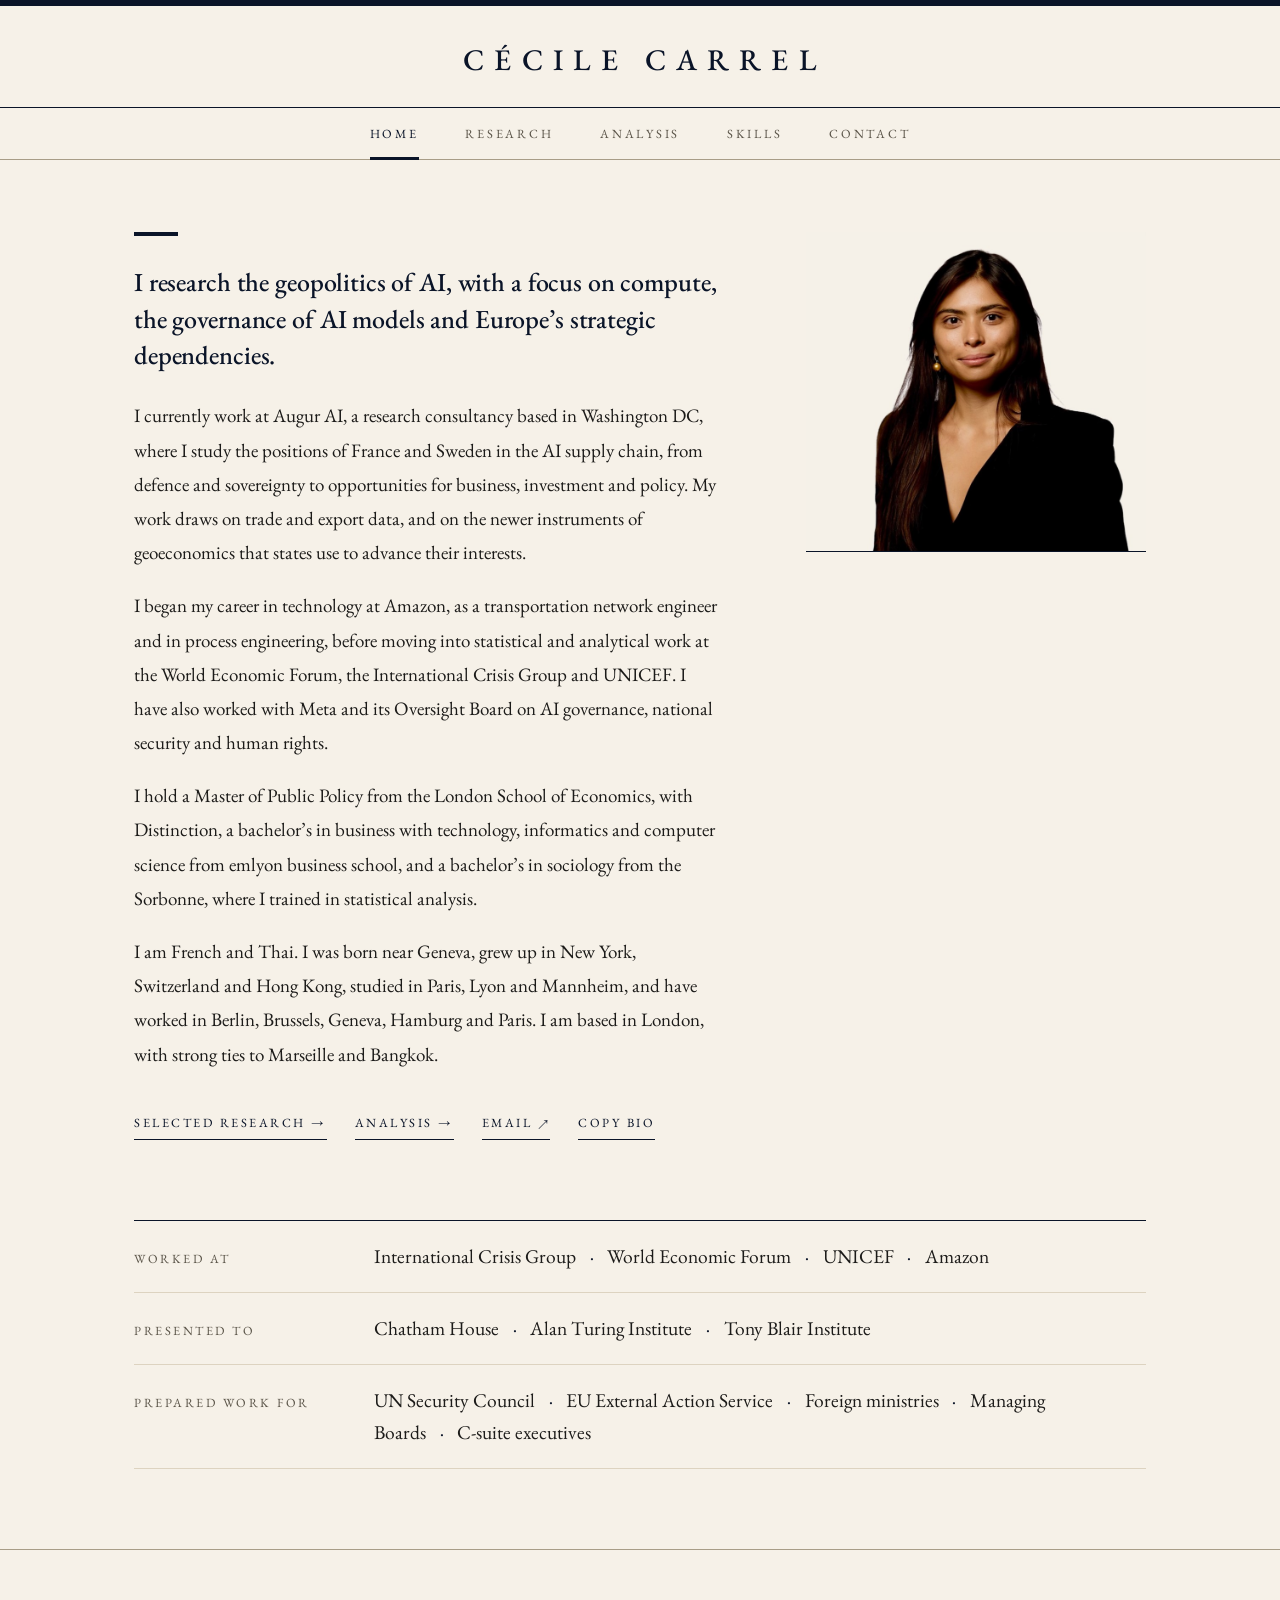
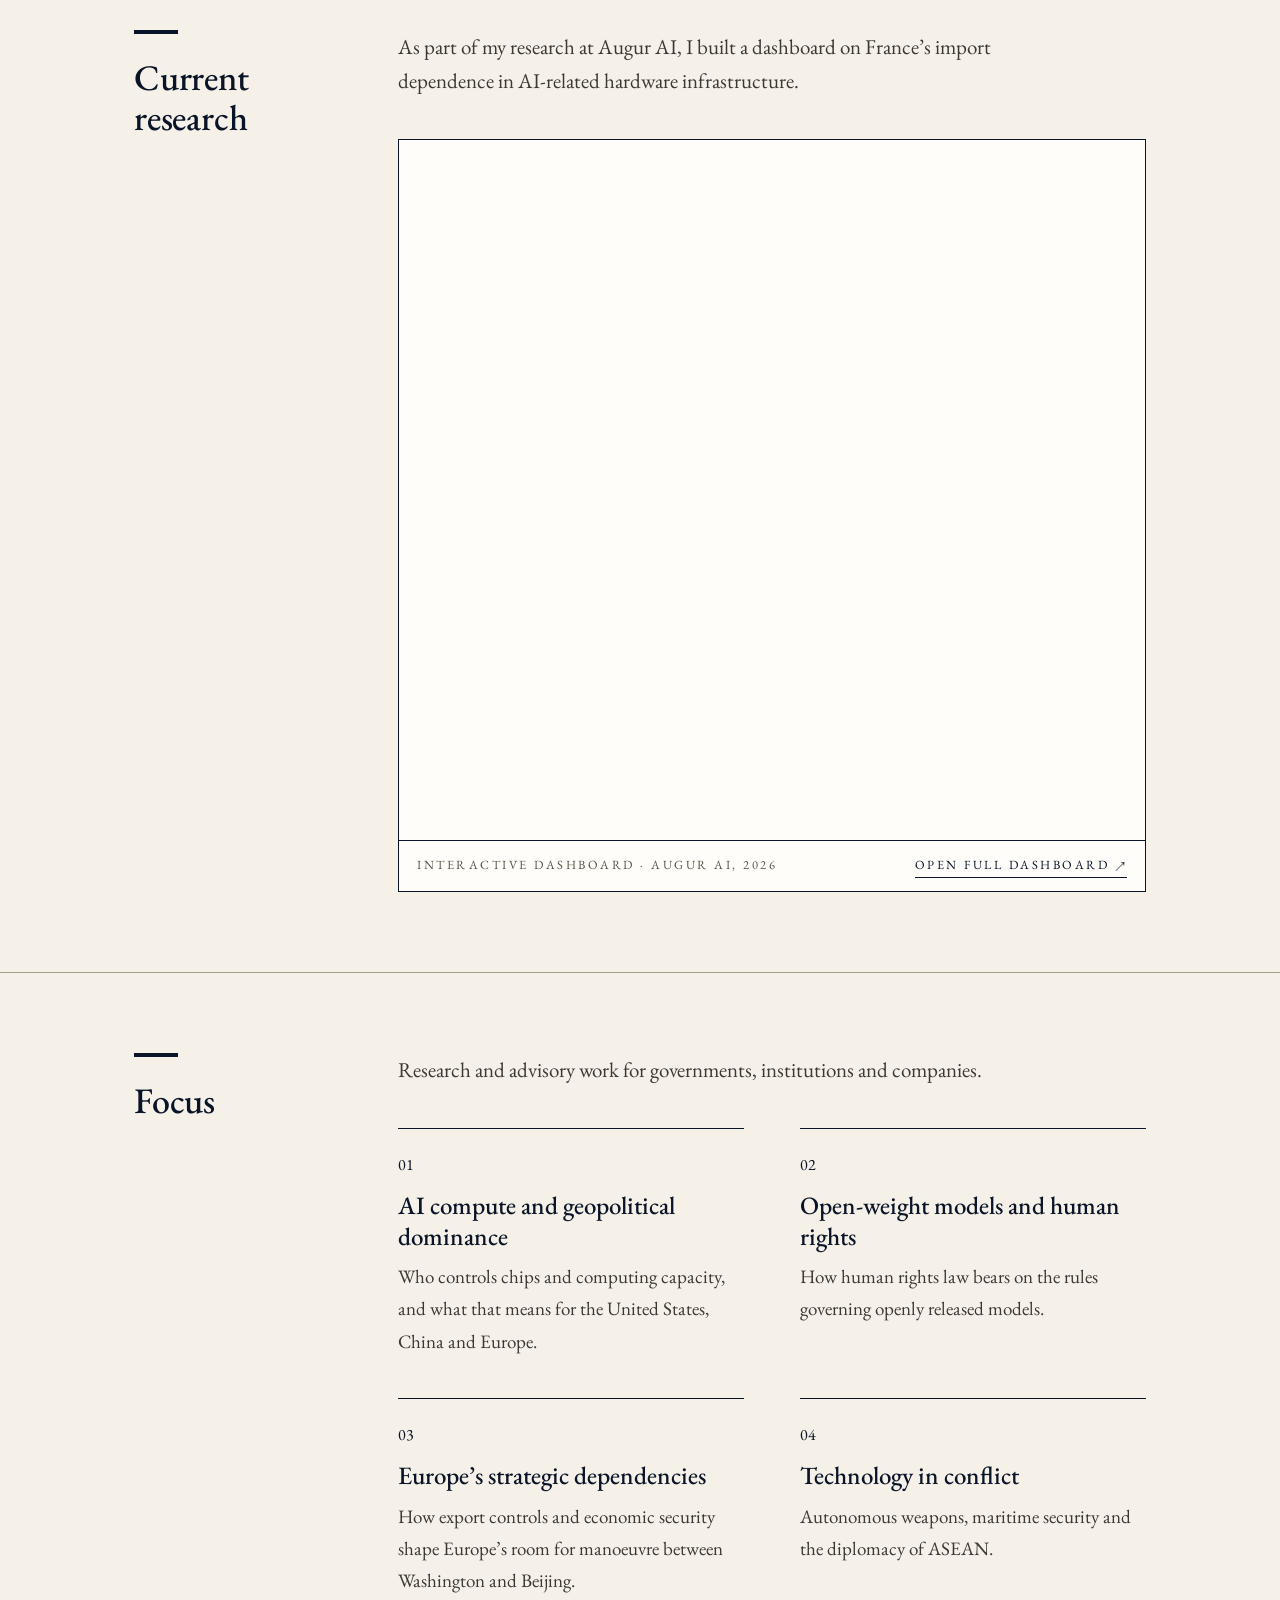
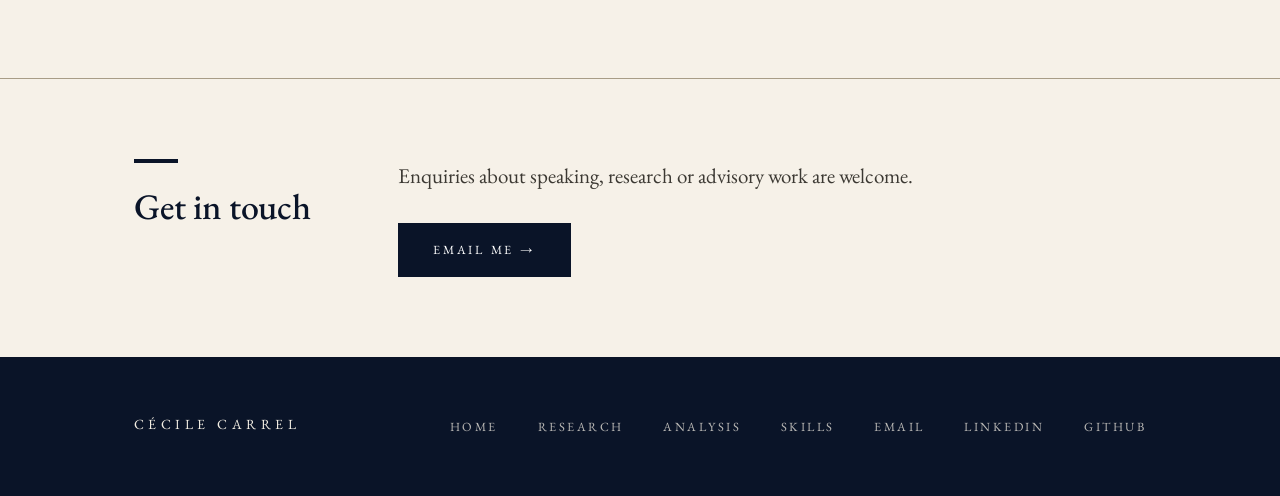
<file: index.html>
<!DOCTYPE html>
<html lang="en-GB">
<head>
  <meta charset="UTF-8" />
  <meta name="viewport" content="width=device-width, initial-scale=1.0" />
  <title>Cécile Carrel — Geopolitics of AI</title>
  <meta name="description" content="Cécile Carrel researches the geopolitics of AI: compute, the governance of AI models and Europe's strategic dependencies. LSE MPP (Distinction)." />
  <meta name="theme-color" content="#f6f1e8" />
  <meta property="og:type" content="website" />
  <meta property="og:locale" content="en_GB" />
  <meta property="og:title" content="Cécile Carrel — Geopolitics of AI" />
  <meta property="og:description" content="Cécile Carrel researches the geopolitics of AI: compute, the governance of AI models and Europe's strategic dependencies. LSE MPP (Distinction)." />
  <meta property="og:url" content="https://carrelcecile.github.io/" />
  <meta name="twitter:card" content="summary_large_image" />
  <meta property="og:image" content="https://carrelcecile.github.io/og-image.png" />
  <meta name="twitter:image" content="https://carrelcecile.github.io/og-image.png" />
  <link rel="canonical" href="https://carrelcecile.github.io/" />
  <script type="application/ld+json">
  {
    "@context": "https://schema.org",
    "@type": "Person",
    "name": "Cécile Carrel",
    "url": "https://carrelcecile.github.io/",
    "jobTitle": "Researcher, geopolitics of AI",
    "alumniOf": "London School of Economics and Political Science",
    "sameAs": ["https://linkedin.com/in/carrelcecile", "https://github.com/carrelcecile"]
  }
  </script>
  <link rel="icon" href="data:image/svg+xml,%3Csvg xmlns='http://www.w3.org/2000/svg' viewBox='0 0 64 64'%3E%3Crect width='64' height='64' fill='%230a1428'/%3E%3Ctext x='32' y='44' font-family='Georgia,serif' font-size='38' text-anchor='middle' fill='%23f4f1ea'%3EC%3C/text%3E%3C/svg%3E" />
  <link rel="preconnect" href="https://fonts.googleapis.com" />
  <link rel="preconnect" href="https://fonts.gstatic.com" crossorigin />
  <link href="https://fonts.googleapis.com/css2?family=EB+Garamond:wght@400;500&display=swap" rel="stylesheet" />
  <link rel="stylesheet" href="style.css" />
</head>
<body>

  <a href="#main" class="skip-link">Skip to content</a>
  <header class="masthead">
    <div class="container masthead-title">
      <a href="./" class="masthead-name">Cécile Carrel</a>
    </div>
    <nav class="masthead-nav" aria-label="Primary">
      <div class="container">
        <a href="./" aria-current="page">Home</a>
        <a href="selected-research.html">Research</a>
        <a href="geopolitical-analysis.html">Analysis</a>
        <a href="skills.html">Skills</a>
        <a href="mailto:cecilecrl@gmail.com">Contact</a>
      </div>
    </nav>
  </header>

  <main id="main">

    <section class="home-hero">
      <div class="container home-hero-grid">
        <div class="hero-text">
          <h1 class="sr-only">Cécile Carrel, researcher in the geopolitics of AI</h1>
          <div class="hero-bio" id="hero-bio-text">
            <p class="lead">I research the geopolitics of AI, with a focus on compute, the governance of AI models and Europe&rsquo;s strategic dependencies.</p>
            <p>I currently work at Augur AI, a research consultancy based in Washington DC, where I study the positions of France and Sweden in the AI supply chain, from defence and sovereignty to opportunities for business, investment and policy. My work draws on trade and export data, and on the newer instruments of geoeconomics that states use to advance their interests.</p>
            <p>I began my career in technology at Amazon, as a transportation network engineer and in process engineering, before moving into statistical and analytical work at the World Economic Forum, the International Crisis Group and UNICEF. I have also worked with Meta and its Oversight Board on AI governance, national security and human rights.</p>
            <p>I hold a Master of Public Policy from the London School of Economics, with Distinction, a bachelor&rsquo;s in business with technology, informatics and computer science from emlyon business school, and a bachelor&rsquo;s in sociology from the Sorbonne, where I trained in statistical analysis.</p>
            <p>I am French and Thai. I was born near Geneva, grew up in New York, Switzerland and Hong Kong, studied in Paris, Lyon and Mannheim, and have worked in Berlin, Brussels, Geneva, Hamburg and Paris. I am based in London, with strong ties to Marseille and Bangkok.</p>
          </div>
          <nav class="hero-links" aria-label="Sections">
            <a href="selected-research.html">Selected Research <span aria-hidden="true">→</span></a>
            <a href="geopolitical-analysis.html">Analysis <span aria-hidden="true">→</span></a>
            <a href="mailto:cecilecrl@gmail.com">Email <span aria-hidden="true">↗</span></a>
            <button type="button" data-copy="hero-bio-text">Copy bio</button>
          </nav>
        </div>
        <figure class="portrait">
          <div class="portrait-crop"><img src="headshot.jpg" alt="Portrait of Cécile Carrel" width="800" height="800" /></div>
        </figure>
      </div>

      <div class="container">
        <div class="ledger" aria-label="Institutions">
          <div class="ledger-row">
            <p class="ledger-label">Worked at</p>
            <p class="ledger-list"><span>International Crisis Group</span><span>World Economic Forum</span><span>UNICEF</span><span>Amazon</span></p>
          </div>
          <div class="ledger-row">
            <p class="ledger-label">Presented to</p>
            <p class="ledger-list"><span>Chatham House</span><span>Alan Turing Institute</span><span>Tony Blair Institute</span></p>
          </div>
          <div class="ledger-row">
            <p class="ledger-label">Prepared work for</p>
            <p class="ledger-list"><span>UN Security Council</span><span>EU External Action Service</span><span>Foreign ministries</span><span>Managing Boards</span><span>C-suite executives</span></p>
          </div>
        </div>
      </div>
    </section>

    <section class="section" id="current">
      <div class="container split">
        <div class="split-head"><h2 class="section-title">Current research</h2></div>
        <div class="split-body">
          <p class="section-intro">As part of my research at Augur AI, I built a dashboard on France&rsquo;s import dependence in AI-related hardware infrastructure.</p>
          <figure class="embed">
            <iframe src="https://france-import-dependence-dashboard.streamlit.app/?embed=true&amp;embed_options=light_theme" title="France import dependence in AI hardware: interactive dashboard" loading="lazy"></iframe>
            <figcaption><span>Interactive dashboard · Augur AI, 2026</span><a href="https://france-import-dependence-dashboard.streamlit.app/" target="_blank" rel="noopener noreferrer">Open full dashboard ↗</a></figcaption>
          </figure>
        </div>
      </div>
    </section>

    <section class="section" id="focus">
      <div class="container split">
        <div class="split-head"><h2 class="section-title">Focus</h2></div>
        <div class="split-body">
        <p class="section-intro">Research and advisory work for governments, institutions and companies.</p>

        <div class="topic-grid">
          <div class="topic">
            <h3>AI compute and geopolitical dominance</h3>
            <p>Who controls chips and computing capacity, and what that means for the United States, China and Europe.</p>
          </div>
          <div class="topic">
            <h3>Open-weight models and human rights</h3>
            <p>How human rights law bears on the rules governing openly released models.</p>
          </div>
          <div class="topic">
            <h3>Europe&rsquo;s strategic dependencies</h3>
            <p>How export controls and economic security shape Europe&rsquo;s room for manoeuvre between Washington and Beijing.</p>
          </div>
          <div class="topic">
            <h3>Technology in conflict</h3>
            <p>Autonomous weapons, maritime security and the diplomacy of ASEAN.</p>
          </div>
        </div>

        </div>
      </div>
    </section>

    <section class="section" id="contact">
      <div class="container split">
        <div class="split-head"><h2 class="section-title">Get in touch</h2></div>
        <div class="split-body contact-body">
          <p class="section-intro">Enquiries about speaking, research or advisory work are welcome.</p>
          <a href="mailto:cecilecrl@gmail.com" class="btn btn-primary">Email me →</a>
        </div>
      </div>
    </section>

  </main>

  <footer class="footer">
    <div class="container footer-inner">
      <div>
        <p class="footer-name">Cécile Carrel</p>
      </div>
      <div class="footer-links">
        <a href="./">Home</a>
        <a href="selected-research.html">Research</a>
        <a href="geopolitical-analysis.html">Analysis</a>
        <a href="skills.html">Skills</a>
        <a href="mailto:cecilecrl@gmail.com">Email</a>
        <a href="https://linkedin.com/in/carrelcecile" target="_blank" rel="noopener noreferrer">LinkedIn</a>
        <a href="https://github.com/carrelcecile" target="_blank" rel="noopener noreferrer">GitHub</a>
      </div>
    </div>
  </footer>

  <script src="script.js"></script>
</body>
</html>
</file>
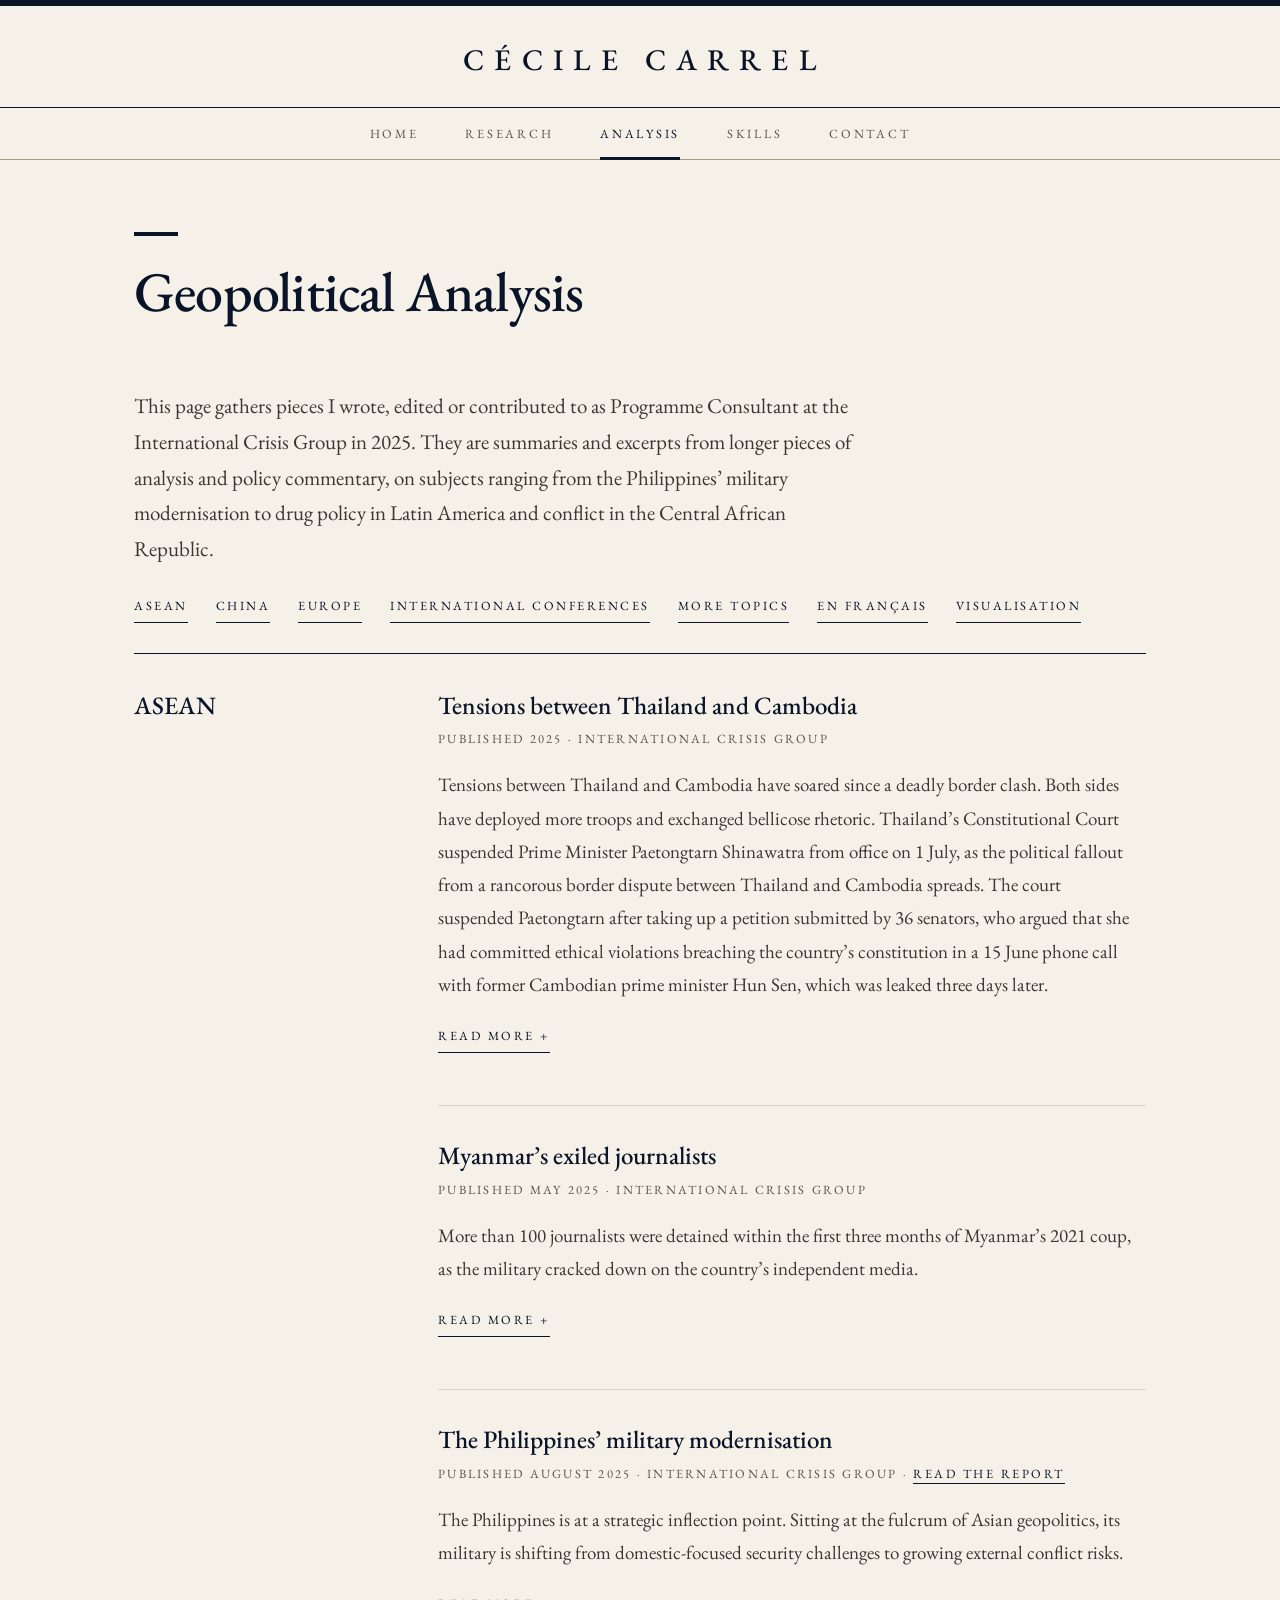
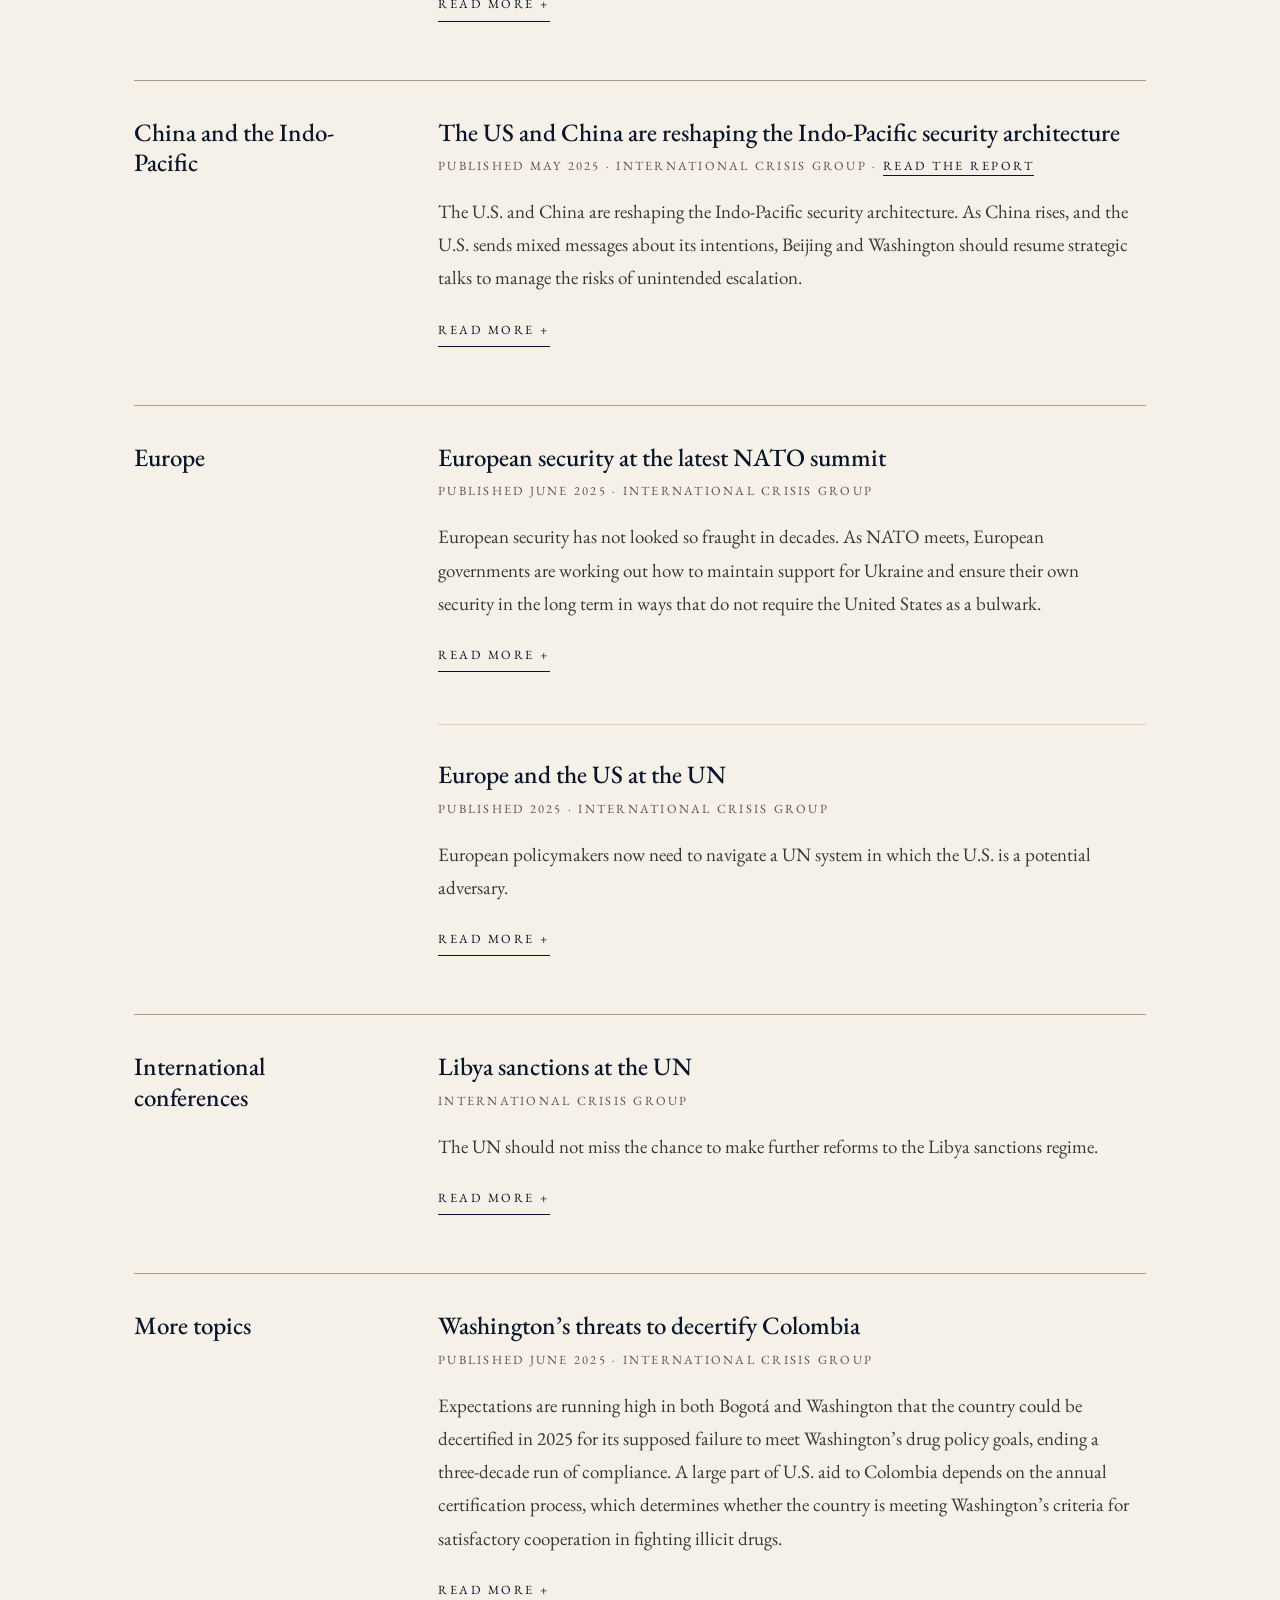
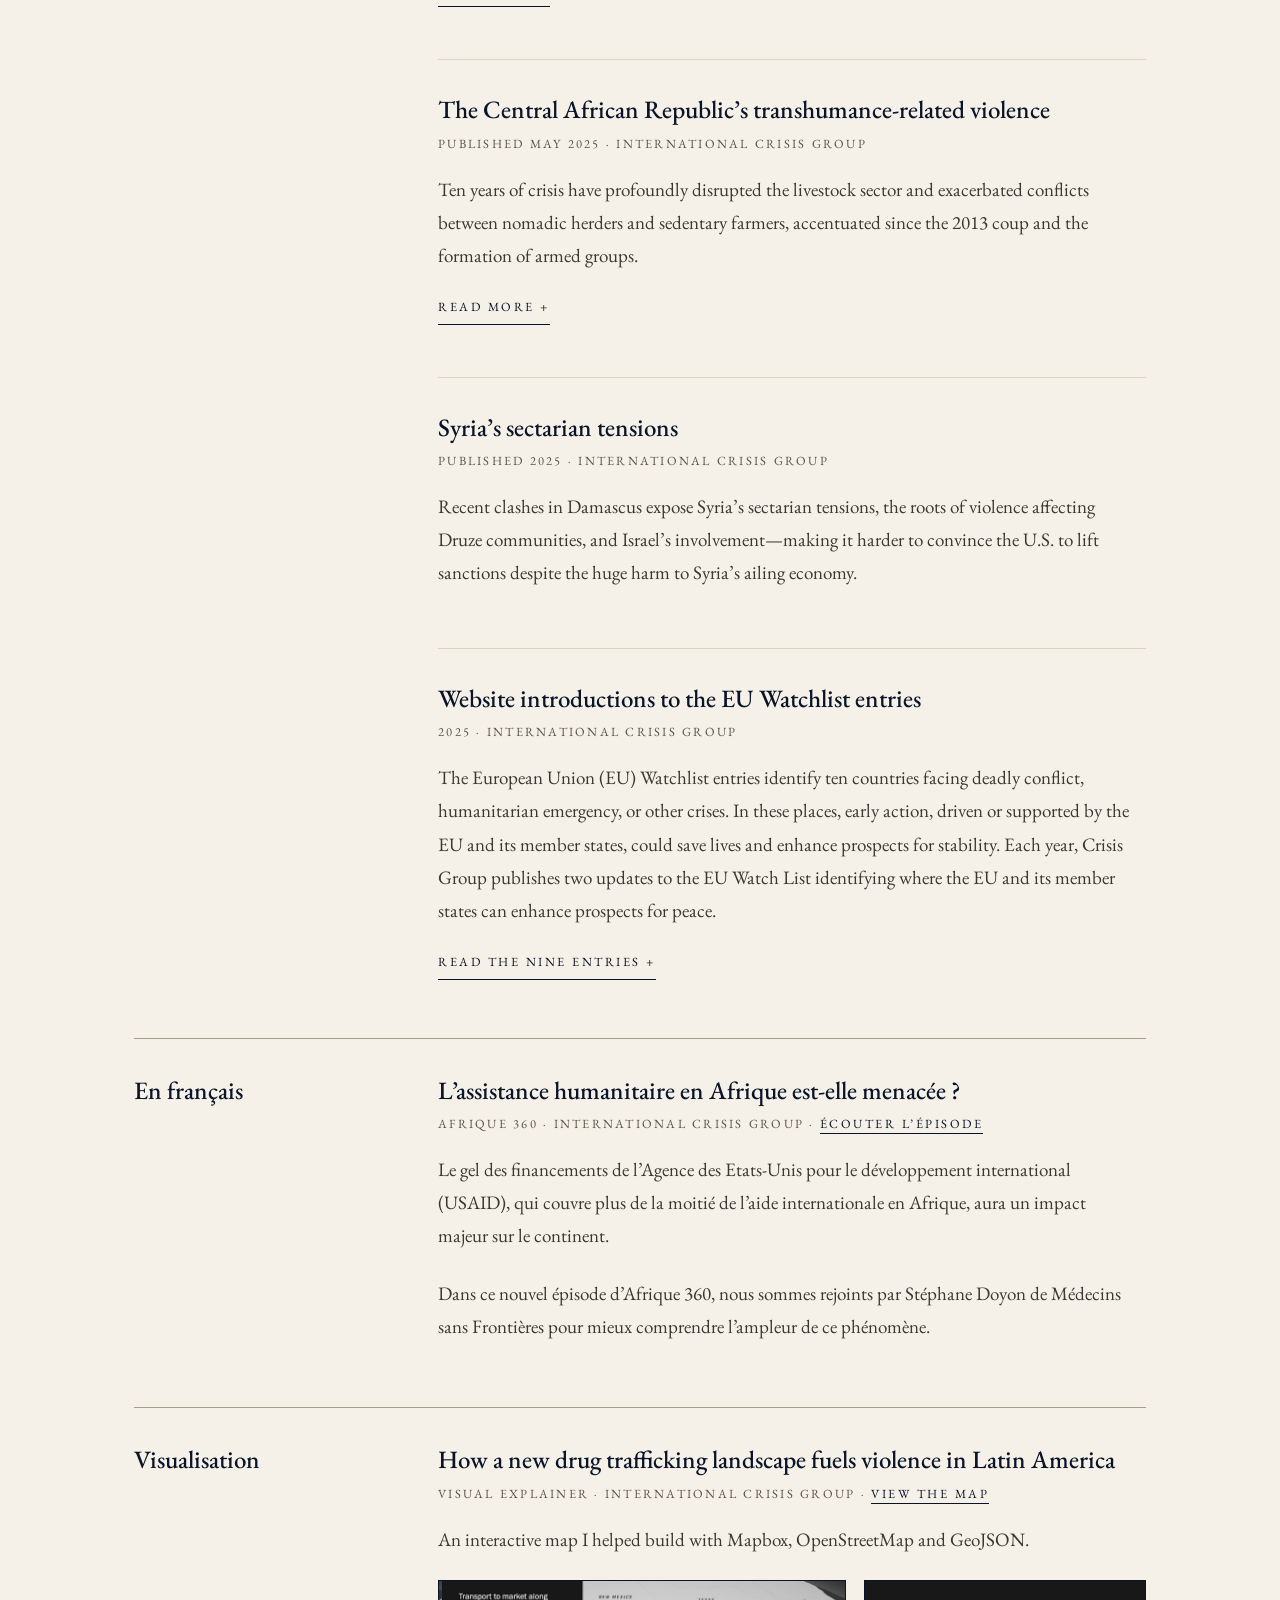
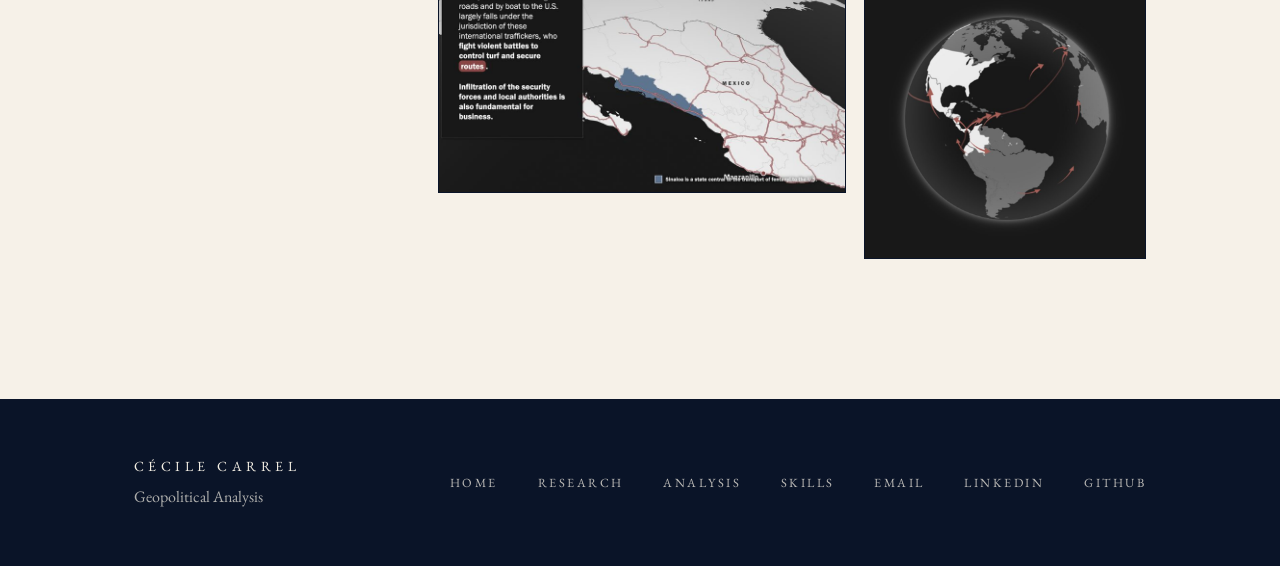
<file: geopolitical-analysis.html>
<!DOCTYPE html>
<html lang="en-GB">
<head>
  <meta charset="UTF-8" />
  <meta name="viewport" content="width=device-width, initial-scale=1.0" />
  <title>Geopolitical Analysis — Cécile Carrel</title>
  <meta name="description" content="Geopolitical analysis by Cécile Carrel: summaries, excerpts and maps from her work as Programme Consultant at the International Crisis Group, 2025." />
  <meta name="theme-color" content="#f6f1e8" />
  <meta property="og:type" content="website" />
  <meta property="og:locale" content="en_GB" />
  <meta property="og:title" content="Geopolitical Analysis — Cécile Carrel" />
  <meta property="og:description" content="Geopolitical analysis by Cécile Carrel: summaries, excerpts and maps from her work as Programme Consultant at the International Crisis Group, 2025." />
  <meta property="og:url" content="https://carrelcecile.github.io/geopolitical-analysis.html" />
  <meta name="twitter:card" content="summary_large_image" />
  <meta property="og:image" content="https://carrelcecile.github.io/og-image.png" />
  <meta name="twitter:image" content="https://carrelcecile.github.io/og-image.png" />
  <link rel="icon" href="data:image/svg+xml,%3Csvg xmlns='http://www.w3.org/2000/svg' viewBox='0 0 64 64'%3E%3Crect width='64' height='64' fill='%230a1428'/%3E%3Ctext x='32' y='44' font-family='Georgia,serif' font-size='38' text-anchor='middle' fill='%23f4f1ea'%3EC%3C/text%3E%3C/svg%3E" />
  <link rel="preconnect" href="https://fonts.googleapis.com" />
  <link rel="preconnect" href="https://fonts.gstatic.com" crossorigin />
  <link href="https://fonts.googleapis.com/css2?family=EB+Garamond:wght@400;500&display=swap" rel="stylesheet" />
  <link rel="stylesheet" href="style.css" />
</head>
<body>

  <a href="#main" class="skip-link">Skip to content</a>
  <header class="masthead">
    <div class="container masthead-title">
      <a href="./" class="masthead-name">Cécile Carrel</a>
    </div>
    <nav class="masthead-nav" aria-label="Primary">
      <div class="container">
        <a href="./">Home</a>
        <a href="selected-research.html">Research</a>
        <a href="geopolitical-analysis.html" aria-current="page">Analysis</a>
        <a href="skills.html">Skills</a>
        <a href="mailto:cecilecrl@gmail.com">Contact</a>
      </div>
    </nav>
  </header>
  <div class="page-hero">
    <div class="container">
      <h1 class="page-title">Geopolitical Analysis</h1>
    </div>
  </div>

  <main id="main" class="list-page">
    <div class="container">

    <p class="page-intro">This page gathers pieces I wrote, edited or contributed to as Programme Consultant at the International Crisis Group in 2025. They are summaries and excerpts from longer pieces of analysis and policy commentary, on subjects ranging from the Philippines’ military modernisation to drug policy in Latin America and conflict in the Central African Republic.</p>
    <nav class="page-index" aria-label="On this page">
      <a href="#asean">ASEAN</a><a href="#china">China</a><a href="#europe">Europe</a><a href="#conferences">International conferences</a><a href="#more">More topics</a><a href="#francais">En français</a><a href="#visualisation">Visualisation</a>
    </nav>

      <section id="asean">
        <h2>ASEAN</h2>
        <div class="block">
        <article class="piece" id="thailand-cambodia">
          <h3>Tensions between Thailand and Cambodia</h3>
          <p class="piece-meta">Published 2025 · International Crisis Group</p>
          <p>Tensions between Thailand and Cambodia have soared since a deadly border clash. Both sides have deployed more troops and exchanged bellicose rhetoric. Thailand’s Constitutional Court suspended Prime Minister Paetongtarn Shinawatra from office on 1 July, as the political fallout from a rancorous border dispute between Thailand and Cambodia spreads. The court suspended Paetongtarn after taking up a petition submitted by 36 senators, who argued that she had committed ethical violations breaching the country’s constitution in a 15 June phone call with former Cambodian prime minister Hun Sen, which was leaked three days later.</p>
          <details>
            <summary>Read more</summary>
            <p>The timing and nature of the call were charged with political significance, coming amid a precipitous downturn in bilateral relations sparked by a 28 May clash between Cambodian and Thai troops along an undemarcated stretch of the border.</p>
            <p>Cambodia has taken the matter to the ICJ, seeking a ruling on disputed territory. Thailand rejects the court’s jurisdiction, insisting disputes be resolved bilaterally.</p>
            <p>Miscalculation or provocation could easily deepen hardship and lead to further loss of life. With border closures and rising political pressure, local communities and cross-border livelihoods are increasingly at risk.</p>
          </details>
        </article>
        <article class="piece" id="myanmar">
          <h3>Myanmar’s exiled journalists</h3>
          <p class="piece-meta">Published May 2025 · International Crisis Group</p>
          <p>More than 100 journalists were detained within the first three months of Myanmar’s 2021 coup, as the military cracked down on the country’s independent media.</p>
          <details>
            <summary>Read more</summary>
            <p>Since the takeover, northern Thailand has become an uneasy base for journalists seeking to operate beyond the junta’s reach. Independent media outlets exiled from Myanmar play a vital role in reporting on the civil war and the destruction caused by natural disasters—while shaping the political culture of the resistance.</p>
            <p>They face considerable pressure, as any perceived criticism of anti-regime forces is seen as undermining the revolutionary cause. Though underground reporters remain inside Myanmar, few experienced journalists can risk returning due to arrest and detention by the military. The biggest challenge is a mounting financial crunch. With the traditional funding model gone, outlets now rely almost entirely on international donors.</p>
          </details>
        </article>
        <article class="piece" id="philippines">
          <h3>The Philippines’ military modernisation</h3>
          <p class="piece-meta">Published August 2025 · International Crisis Group · <a href="https://www.crisisgroup.org/asia-pacific/south-east-asia/philippines-china-united-states/349-riding-unruly-waves-philippines-military-modernisation-effort" target="_blank" rel="noopener noreferrer">Read the report</a></p>
          <p>The Philippines is at a strategic inflection point. Sitting at the fulcrum of Asian geopolitics, its military is shifting from domestic-focused security challenges to growing external conflict risks.</p>
          <details>
            <summary>Read more</summary>
            <p>China is becoming more assertive in the South China Sea. It is expanding its territorial claims, inhibiting access to its own Exclusive Economic Zone, and creating friction with the U.S.</p>
            <p>Located between the South China Sea and the Pacific Ocean, the Philippines’ threat perceptions have spiked. In response, it is accelerating efforts to modernise its military and cultivate its security partnerships with Washington and others. It is also expanding ties with other countries to draw even with more militarily advanced neighbours and hedge against scenarios in which the White House downgrades its commitment to its Asian allies.</p>
            <p>Come what may, Manila wants greater deterrent and defensive capabilities to help discourage Chinese expansionism in the South China Sea. But balancing deterrence with diplomacy is key. Increasingly dangerous confrontations at sea risk more strategic distrust and even armed conflict.</p>
            <p>Ensuring good communications with Beijing is vital, including by strengthening crisis channels to help manage escalatory risks when incidents occur.</p>
          </details>
        </article>
        </div>
      </section>
      <section id="china">
        <h2>China and the Indo-Pacific</h2>
        <div class="block">
        <article class="piece" id="us-china">
          <h3>The US and China are reshaping the Indo-Pacific security architecture</h3>
          <p class="piece-meta">Published May 2025 · International Crisis Group · <a href="https://www.crisisgroup.org/asia/north-east-asia/china-united-states/347-asia-flux-us-china-and-search-new-equilibrium" target="_blank" rel="noopener noreferrer">Read the report</a></p>
          <p>The U.S. and China are reshaping the Indo-Pacific security architecture. As China rises, and the U.S. sends mixed messages about its intentions, Beijing and Washington should resume strategic talks to manage the risks of unintended escalation.</p>
          <details>
            <summary>Read more</summary>
            <p>Asia has experienced its largest-ever military spending increase in the last decade, fuelling regional “militarisation”. The intensifying U.S.-China military competition is shaping threat perceptions in Asian capitals, leading many countries to revisit their defence postures and doctrines. The U.S. trade war is also impeding diplomacy that might manage these dynamics.</p>
            <p>Continued militarisation raises the probability of unintended collisions and accidents that involve either the U.S. or one of its allies and partners, on one side, and China on the other.</p>
          </details>
        </article>
        </div>
      </section>
      <section id="europe">
        <h2>Europe</h2>
        <div class="block">
        <article class="piece" id="nato">
          <h3>European security at the latest NATO summit</h3>
          <p class="piece-meta">Published June 2025 · International Crisis Group</p>
          <p>European security has not looked so fraught in decades. As NATO meets, European governments are working out how to maintain support for Ukraine and ensure their own security in the long term in ways that do not require the United States as a bulwark.</p>
          <details>
            <summary>Read more</summary>
            <p>NATO and the EU remain central to their responses, but they have also been slowed by consensus decision-making, bureaucracy and, in NATO’s case, the integral role played by the United States. European countries are seeking new ways to make cooperation among themselves, and with others, faster, easier, more credible and more effective.</p>
            <p>The result has been a patchwork of initiatives. Some are tied to NATO and the EU, while others are not. Sub-regional defence groupings, capability coalitions, and the idea of a reassurance force all reflect an evolving strategy. However, ad hoc formats caused confusion: participation varies, and disagreement persists. Such coalitions signal their commitment, ostensibly even without U.S. backing in some cases.</p>
          </details>
        </article>
        <article class="piece" id="europe-un">
          <h3>Europe and the US at the UN</h3>
          <p class="piece-meta">Published 2025 · International Crisis Group</p>
          <p>European policymakers now need to navigate a UN system in which the U.S. is a potential adversary.</p>
          <details>
            <summary>Read more</summary>
            <p>On the war’s third anniversary, the U.S. abandoned its coordination with Ukraine and the EU, blocking Kyiv’s resolution and putting forward its own text. Unlike past resolutions, Washington’s proposal omitted any mention of Russian aggression or Ukrainian sovereignty, instead calling simply for rapid progress toward peace.</p>
            <p>Many non-Western states that previously backed Kyiv stayed neutral, suggesting European countries will find it harder to sustain diplomatic support as divisions at the UN deepen. As the war continues, this shift could reshape future negotiations and international responses.</p>
          </details>
        </article>
        </div>
      </section>
      <section id="conferences">
        <h2>International conferences</h2>
        <div class="block">
        <article class="piece" id="libya">
          <h3>Libya sanctions at the UN</h3>
          <p class="piece-meta">International Crisis Group</p>
          <p>The UN should not miss the chance to make further reforms to the Libya sanctions regime.</p>
          <details>
            <summary>Read more</summary>
            <p>In 2011 during Libya’s civil war, the UN Security Council imposed an asset freeze on Libya’s sovereign wealth fund with the aim of preventing the Qadhafi regime from plundering the fund, estimated then at over $60 billion. Since then, the Council has long been reluctant to relax its sanctions, given Libya’s tumult and its lack of confidence in the Libyan Investment Authority.</p>
            <p>However, in early 2025, it finally acceded to some requests by Libyan authorities.</p>
            <p>These reforms are a good start, but the Council should not wait for resolution of Libya’s political crisis to make additional changes to its sanctions regime. Even if there is no immediate resolution of the country’s political divisions, there are ways to ensure that increasing the fund’s size and protecting it from misuse. The Libyan Investment Authority should also take steps to bolster its credibility.</p>
          </details>
        </article>
        </div>
      </section>
      <section id="more">
        <h2>More topics</h2>
        <div class="block">
        <article class="piece" id="colombia">
          <h3>Washington’s threats to decertify Colombia</h3>
          <p class="piece-meta">Published June 2025 · International Crisis Group</p>
          <p>Expectations are running high in both Bogotá and Washington that the country could be decertified in 2025 for its supposed failure to meet Washington’s drug policy goals, ending a three-decade run of compliance. A large part of U.S. aid to Colombia depends on the annual certification process, which determines whether the country is meeting Washington’s criteria for satisfactory cooperation in fighting illicit drugs.</p>
          <details>
            <summary>Read more</summary>
            <p>If decertified, Colombia stands to lose hundreds of millions of dollars in military and police aid, face punishing economic sanctions and visa restrictions, and see a freeze in longstanding political ties. The U.S. would likely feel repercussions as well, since Colombia provides Washington with crucial intelligence as well as forces primed to carry out joint operations.</p>
            <p>Trump’s threat to impose crippling tariffs on Colombia in January over migration flights sent a message to other regional leaders about the high cost of non-compliance with his deportation demands. Extradition requests could also disrupt relations.</p>
            <p>Decertification would open the door to other geopolitical influences in Colombia, to the detriment of U.S. influence. Withdrawing U.S. funds would mean the security forces could lose what power they still possess to restrain Colombia’s surging violence. “The main beneficiaries of decertification would be criminal groups,” one defence official argued.</p>
          </details>
        </article>
        <article class="piece" id="car">
          <h3>The Central African Republic’s transhumance-related violence</h3>
          <p class="piece-meta">Published May 2025 · International Crisis Group</p>
          <p>Ten years of crisis have profoundly disrupted the livestock sector and exacerbated conflicts between nomadic herders and sedentary farmers, accentuated since the 2013 coup and the formation of armed groups.</p>
          <details>
            <summary>Read more</summary>
            <p>The government, which has treated transhumance primarily as a security problem, has been unable to curb the violence. International actors have sought to address it, yet responses remain fragmented and poorly coordinated.</p>
            <p>The livestock sector is a pillar of the Central African economy. It remains underexploited due to the violent climate and lack of pastoral infrastructure. Unlocking its potential would allow the state to generate tax revenue, essential for long-term development.</p>
            <p>The country’s improving security situation, coupled with easing tensions with Chad, presents an opportunity to make rural stability a political priority ahead of the 2025 elections.</p>
          </details>
        </article>
        <article class="piece" id="syria">
          <h3>Syria’s sectarian tensions</h3>
          <p class="piece-meta">Published 2025 · International Crisis Group</p>
          <p>Recent clashes in Damascus expose Syria’s sectarian tensions, the roots of violence affecting Druze communities, and Israel’s involvement—making it harder to convince the U.S. to lift sanctions despite the huge harm to Syria’s ailing economy.</p>
        </article>
        <article class="piece" id="eu-watchlist">
          <h3>Website introductions to the EU Watchlist entries</h3>
          <p class="piece-meta">2025 · International Crisis Group</p>
          <p>The European Union (EU) Watchlist entries identify ten countries facing deadly conflict, humanitarian emergency, or other crises. In these places, early action, driven or supported by the EU and its member states, could save lives and enhance prospects for stability. Each year, Crisis Group publishes two updates to the EU Watch List identifying where the EU and its member states can enhance prospects for peace.</p>
          <details>
            <summary>Read the nine entries</summary>
            <p><strong>North Korea.</strong> The partnership between Pyongyang and Moscow highlights the growing interconnectedness of conflict dynamics in the Korean peninsula and Europe. In this excerpt from the Watch List 2025, Crisis Group looks at what the EU can do to help foster stability in the former region.</p>
            <p><strong>Sudan.</strong> Sudan’s war is causing untold misery and threatening to spill over into the neighbourhood. In this excerpt from the Watch List 2025, Crisis Group explores how the EU and its member states can assist urgently needed efforts at mediation and relief.</p>
            <p><strong>DR Congo.</strong> Rebels backed by Rwanda have taken Goma, a provincial capital in the eastern DR Congo, amid uncertainty over proposed constitutional reform. In this excerpt from the Watch List 2025, Crisis Group explores how the EU can help the country deal with security and governance challenges.</p>
            <p><strong>Bangladesh.</strong> With elections approaching, Bangladesh’s interim government is under pressure to deliver on its promised reforms. In this excerpt from the Watch List 2025, Crisis Group highlights actions the EU and its member states can take to support the country’s democratic transition.</p>
            <p><strong>Ukraine.</strong> With Russia’s all-out invasion entering its fourth year, Ukraine continues to face battlefield challenges while prospects of a peace deal remain uncertain. In this excerpt from the Watch List 2025, Crisis Group explores how the EU can support Kyiv and maintain European security.</p>
            <p><strong>Moldova.</strong> A severe energy crisis is putting increasing strain on Moldova, particularly its breakaway region Transnistria. In this excerpt from the Watch List 2025, Crisis Group lays out ways the EU can help the country get through the winter and prepare for autumn elections.</p>
            <p><strong>Colombia.</strong> The government’s pursuit of “total peace” with armed groups has hit a rough patch, with fighting erupting on several fronts. In this excerpt from the Watch List 2025, Crisis Group explains how the EU can nudge dialogue toward putting civilian protection first.</p>
            <p><strong>Syria.</strong> With the Assad regime gone, Syria is beginning its recovery from years of civil war and autocratic rule. In this excerpt from the Watch List 2025, Crisis Group explains what the EU can do to keep the country moving in the right direction.</p>
            <p><strong>Iran.</strong> Seeing Iran’s clout diminished, hawks want to deal it a decisive blow. Talks would be better. In this excerpt from the Watch List 2024, Crisis Group outlines what the EU can do to keep engagement on track in various scenarios.</p>
          </details>
        </article>
        </div>
      </section>
      <section id="francais">
        <h2>En français</h2>
        <div class="block">
        <article class="piece" id="afrique-360" lang="fr">
          <h3>L’assistance humanitaire en Afrique est-elle menacée ?</h3>
          <p class="piece-meta">Afrique 360 · International Crisis Group · <a href="https://www.crisisgroup.org/node/25546" target="_blank" rel="noopener noreferrer">Écouter l’épisode</a></p>
          <p>Le gel des financements de l’Agence des Etats-Unis pour le développement international (USAID), qui couvre plus de la moitié de l’aide internationale en Afrique, aura un impact majeur sur le continent.</p>
          <p>Dans ce nouvel épisode d’Afrique 360, nous sommes rejoints par Stéphane Doyon de Médecins sans Frontières pour mieux comprendre l’ampleur de ce phénomène.</p>
        </article>
        </div>
      </section>
      <section id="visualisation">
        <h2>Visualisation</h2>
        <div class="block">
        <article class="piece" id="latin-america-map">
          <h3>How a new drug trafficking landscape fuels violence in Latin America</h3>
          <p class="piece-meta">Visual explainer · International Crisis Group · <a href="https://www.crisisgroup.org/visual-explainers/drug-trafficking-latin-america/" target="_blank" rel="noopener noreferrer">View the map</a></p>
          <p>An interactive map I helped build with Mapbox, OpenStreetMap and GeoJSON.</p>
          <div class="map-grid">
            <img src="map-sinaloa.jpg" alt="Map of Mexico showing Sinaloa, a state central to the transport of fentanyl to the United States" loading="lazy" />
            <img src="map-globe.jpg" alt="Globe centred on the Americas showing drug trafficking routes" loading="lazy" />
          </div>
        </article>
        </div>
      </section>
    </div>
  </main>

  <footer class="footer">
    <div class="container footer-inner">
      <div>
        <p class="footer-name">Cécile Carrel</p>
        <p class="footer-sub">Geopolitical Analysis</p>
      </div>
      <div class="footer-links">
        <a href="./">Home</a>
        <a href="selected-research.html">Research</a>
        <a href="geopolitical-analysis.html">Analysis</a>
        <a href="skills.html">Skills</a>
        <a href="mailto:cecilecrl@gmail.com">Email</a>
        <a href="https://linkedin.com/in/carrelcecile" target="_blank" rel="noopener noreferrer">LinkedIn</a>
        <a href="https://github.com/carrelcecile" target="_blank" rel="noopener noreferrer">GitHub</a>
      </div>
    </div>
  </footer>

  <script src="script.js"></script>
</body>
</html>
</file>
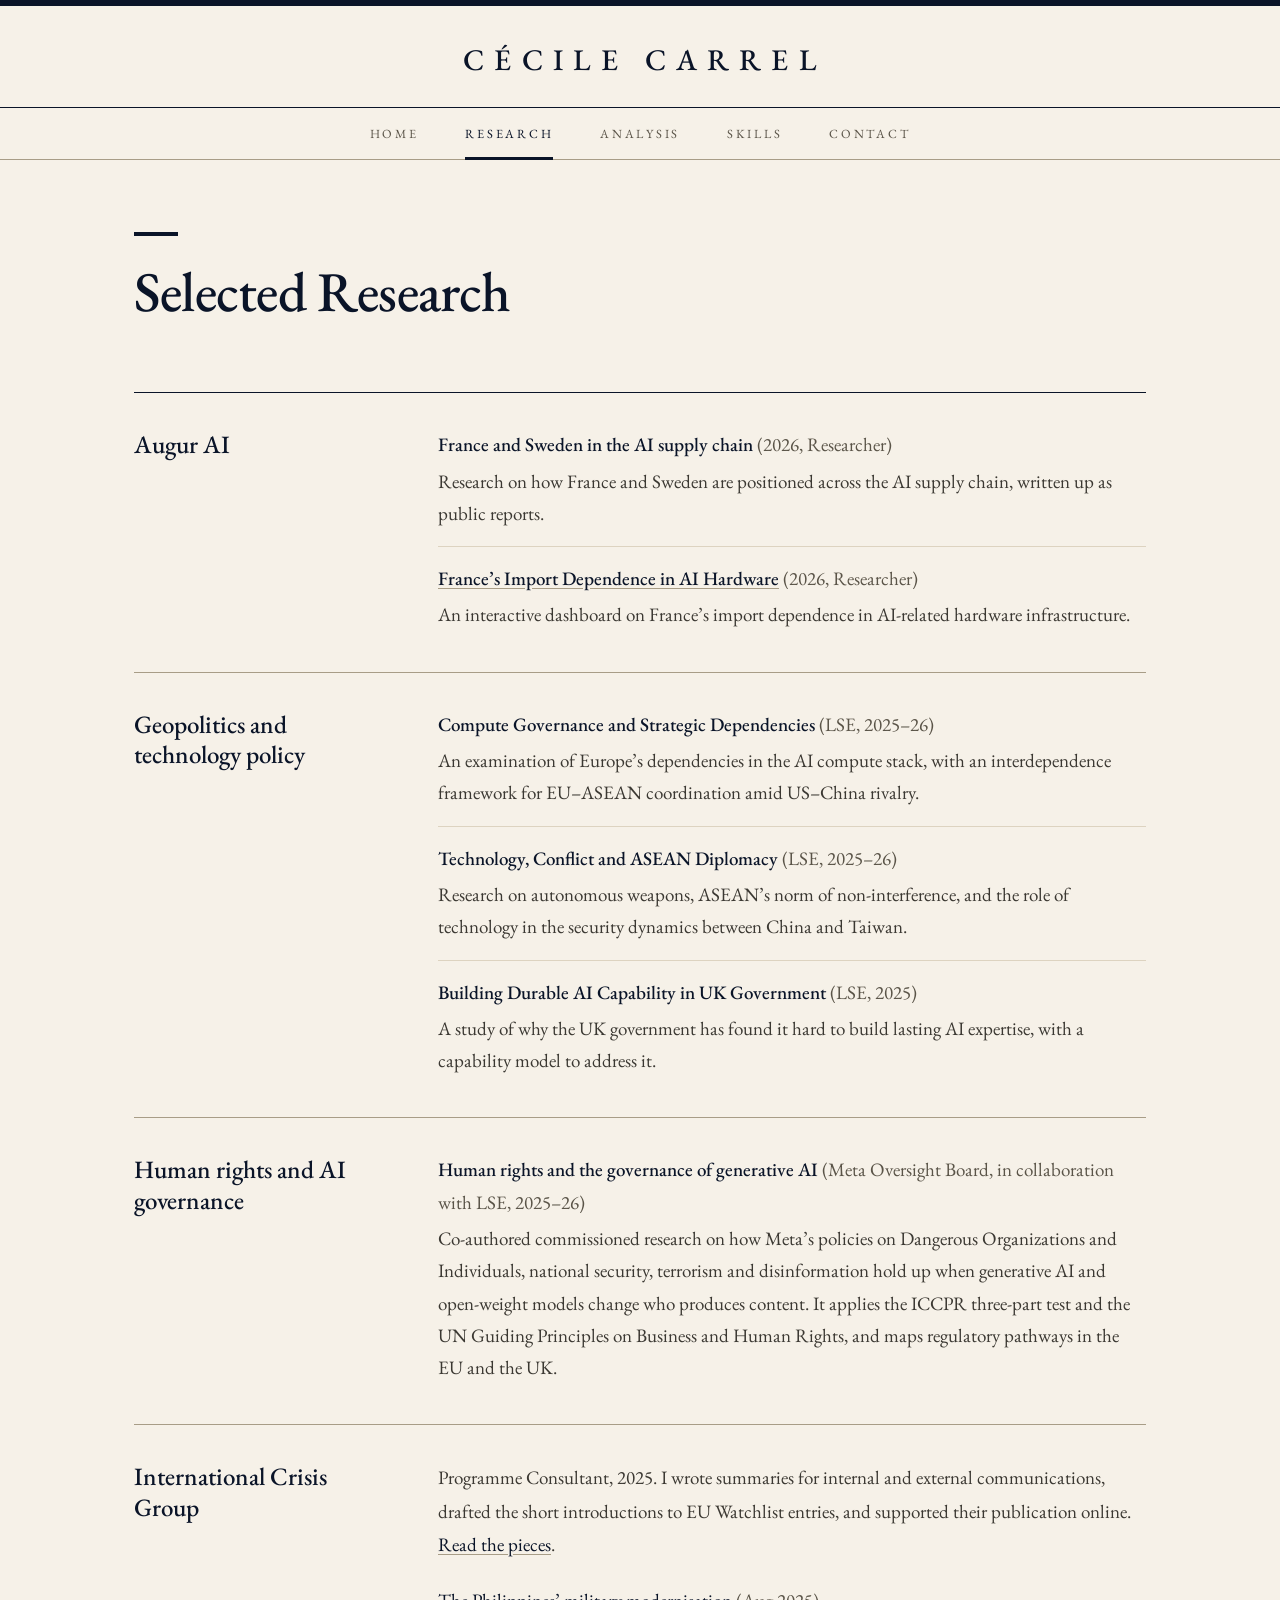
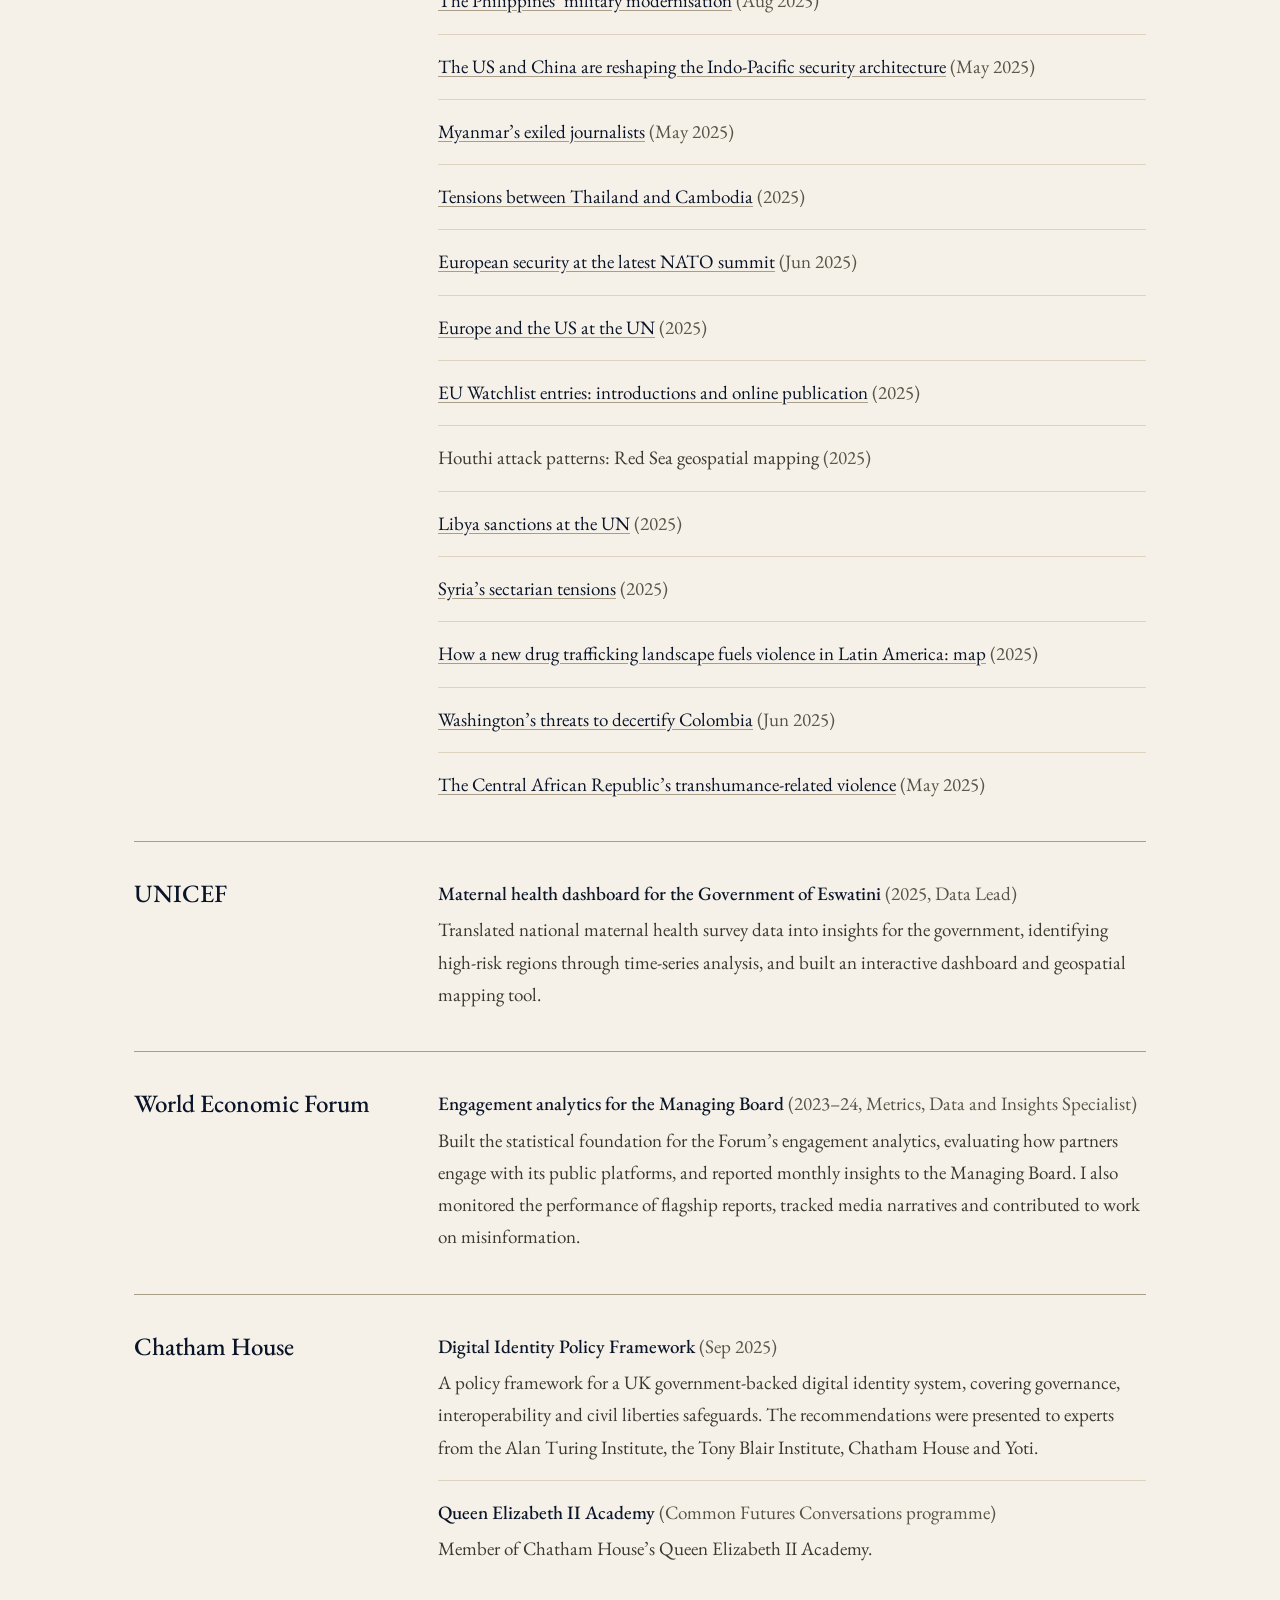
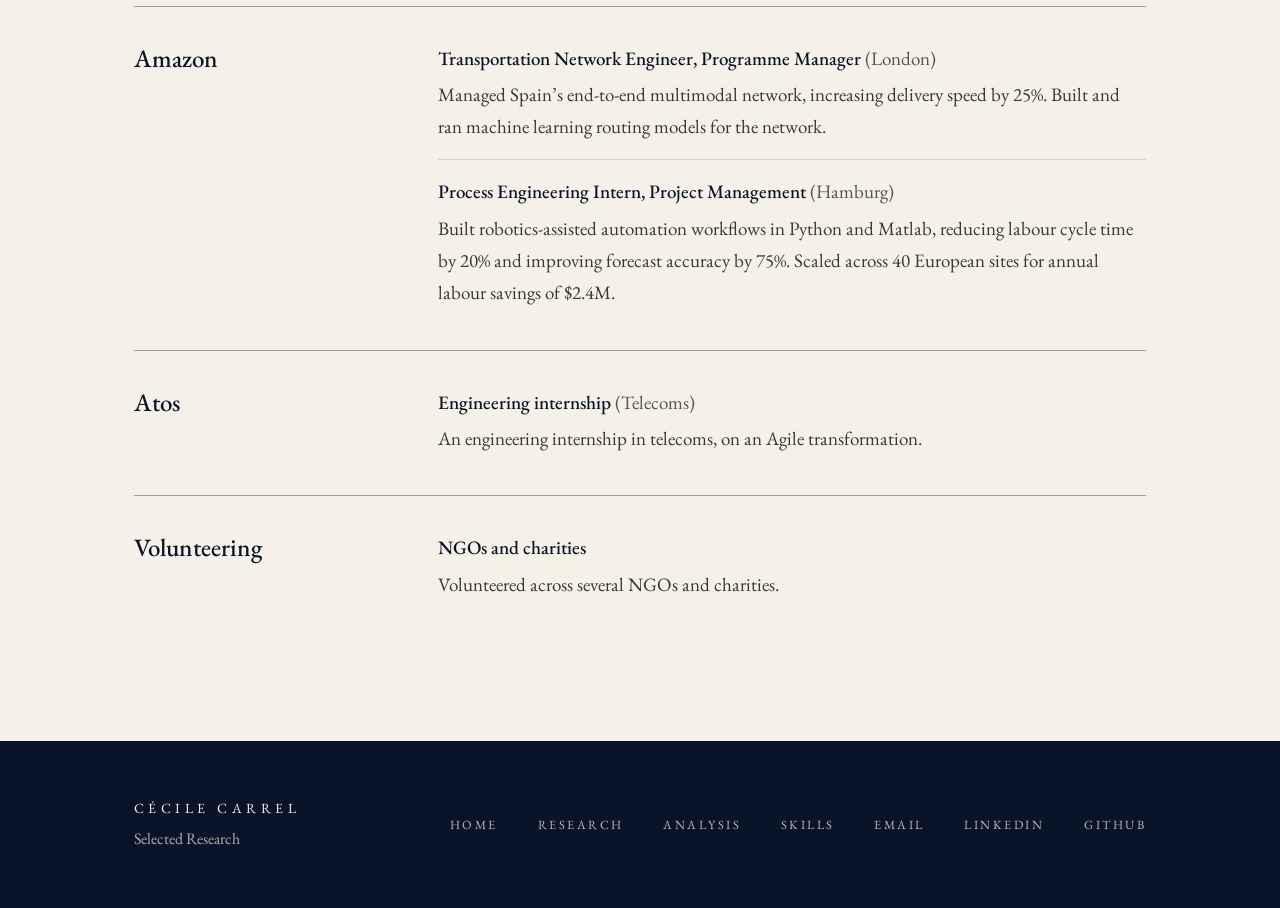
<file: selected-research.html>
<!DOCTYPE html>
<html lang="en-GB">
<head>
  <meta charset="UTF-8" />
  <meta name="viewport" content="width=device-width, initial-scale=1.0" />
  <title>Selected Research — Cécile Carrel</title>
  <meta name="description" content="Selected work by Cécile Carrel on the geopolitics of AI, human rights and AI governance, and technology policy, including the International Crisis Group, UNICEF, the World Economic Forum and Chatham House." />
  <meta name="theme-color" content="#f6f1e8" />
  <meta property="og:type" content="website" />
  <meta property="og:locale" content="en_GB" />
  <meta property="og:title" content="Selected Research — Cécile Carrel" />
  <meta property="og:description" content="Selected work by Cécile Carrel on the geopolitics of AI, human rights and AI governance, and technology policy, including the International Crisis Group, UNICEF, the World Economic Forum and Chatham House." />
  <meta property="og:url" content="https://carrelcecile.github.io/selected-research.html" />
  <meta name="twitter:card" content="summary_large_image" />
  <meta property="og:image" content="https://carrelcecile.github.io/og-image.png" />
  <meta name="twitter:image" content="https://carrelcecile.github.io/og-image.png" />
  <link rel="icon" href="data:image/svg+xml,%3Csvg xmlns='http://www.w3.org/2000/svg' viewBox='0 0 64 64'%3E%3Crect width='64' height='64' fill='%230a1428'/%3E%3Ctext x='32' y='44' font-family='Georgia,serif' font-size='38' text-anchor='middle' fill='%23f4f1ea'%3EC%3C/text%3E%3C/svg%3E" />
  <link rel="preconnect" href="https://fonts.googleapis.com" />
  <link rel="preconnect" href="https://fonts.gstatic.com" crossorigin />
  <link href="https://fonts.googleapis.com/css2?family=EB+Garamond:wght@400;500&display=swap" rel="stylesheet" />
  <link rel="stylesheet" href="style.css" />
</head>
<body>

  <a href="#main" class="skip-link">Skip to content</a>
  <header class="masthead">
    <div class="container masthead-title">
      <a href="./" class="masthead-name">Cécile Carrel</a>
    </div>
    <nav class="masthead-nav" aria-label="Primary">
      <div class="container">
        <a href="./">Home</a>
        <a href="selected-research.html" aria-current="page">Research</a>
        <a href="geopolitical-analysis.html">Analysis</a>
        <a href="skills.html">Skills</a>
        <a href="mailto:cecilecrl@gmail.com">Contact</a>
      </div>
    </nav>
  </header>
  <div class="page-hero">
    <div class="container">
      <h1 class="page-title">Selected Research</h1>
    </div>
  </div>

  <main id="main" class="list-page">
    <div class="container">

      <section id="augur">
        <h2>Augur AI</h2>
        <div class="block">
        <ul>
          <li><strong>France and Sweden in the AI supply chain</strong> <span class="meta">(2026, Researcher)</span><span class="desc">Research on how France and Sweden are positioned across the AI supply chain, written up as public reports.</span></li>
          <li><a href="https://france-import-dependence-dashboard.streamlit.app/" target="_blank" rel="noopener noreferrer"><strong>France&rsquo;s Import Dependence in AI Hardware</strong></a> <span class="meta">(2026, Researcher)</span><span class="desc">An interactive dashboard on France&rsquo;s import dependence in AI-related hardware infrastructure.</span></li>
        </ul>
        </div>
      </section>

      <section id="policy">
        <h2>Geopolitics and technology policy</h2>
        <div class="block">
        <ul>
          <li><strong>Compute Governance and Strategic Dependencies</strong> <span class="meta">(LSE, 2025–26)</span><span class="desc">An examination of Europe&rsquo;s dependencies in the AI compute stack, with an interdependence framework for EU–ASEAN coordination amid US–China rivalry.</span></li>
          <li><strong>Technology, Conflict and ASEAN Diplomacy</strong> <span class="meta">(LSE, 2025–26)</span><span class="desc">Research on autonomous weapons, ASEAN&rsquo;s norm of non-interference, and the role of technology in the security dynamics between China and Taiwan.</span></li>
          <li><strong>Building Durable AI Capability in UK Government</strong> <span class="meta">(LSE, 2025)</span><span class="desc">A study of why the UK government has found it hard to build lasting AI expertise, with a capability model to address it.</span></li>
        </ul>
        </div>
      </section>

      <section id="human-rights">
        <h2>Human rights and AI governance</h2>
        <div class="block">
        <ul>
          <li><strong>Human rights and the governance of generative AI</strong> <span class="meta">(Meta Oversight Board, in collaboration with LSE, 2025–26)</span><span class="desc">Co-authored commissioned research on how Meta&rsquo;s policies on Dangerous Organizations and Individuals, national security, terrorism and disinformation hold up when generative AI and open-weight models change who produces content. It applies the ICCPR three-part test and the UN Guiding Principles on Business and Human Rights, and maps regulatory pathways in the EU and the UK.</span></li>
        </ul>
        </div>
      </section>

      <section id="icg">
        <h2>International Crisis Group</h2>
        <div class="block">
        <p>Programme Consultant, 2025. I wrote summaries for internal and external communications, drafted the short introductions to EU Watchlist entries, and supported their publication online. <a href="geopolitical-analysis.html">Read the pieces</a>.</p>
        <ul>
          <li><a href="geopolitical-analysis.html#philippines">The Philippines’ military modernisation</a> <span class="meta">(Aug 2025)</span></li>
          <li><a href="geopolitical-analysis.html#us-china">The US and China are reshaping the Indo-Pacific security architecture</a> <span class="meta">(May 2025)</span></li>
          <li><a href="geopolitical-analysis.html#myanmar">Myanmar’s exiled journalists</a> <span class="meta">(May 2025)</span></li>
          <li><a href="geopolitical-analysis.html#thailand-cambodia">Tensions between Thailand and Cambodia</a> <span class="meta">(2025)</span></li>
          <li><a href="geopolitical-analysis.html#nato">European security at the latest NATO summit</a> <span class="meta">(Jun 2025)</span></li>
          <li><a href="geopolitical-analysis.html#europe-un">Europe and the US at the UN</a> <span class="meta">(2025)</span></li>
          <li><a href="geopolitical-analysis.html#eu-watchlist">EU Watchlist entries: introductions and online publication</a> <span class="meta">(2025)</span></li>
          <li>Houthi attack patterns: Red Sea geospatial mapping <span class="meta">(2025)</span></li>
          <li><a href="geopolitical-analysis.html#libya">Libya sanctions at the UN</a> <span class="meta">(2025)</span></li>
          <li><a href="geopolitical-analysis.html#syria">Syria’s sectarian tensions</a> <span class="meta">(2025)</span></li>
          <li><a href="geopolitical-analysis.html#latin-america-map">How a new drug trafficking landscape fuels violence in Latin America: map</a> <span class="meta">(2025)</span></li>
          <li><a href="geopolitical-analysis.html#colombia">Washington’s threats to decertify Colombia</a> <span class="meta">(Jun 2025)</span></li>
          <li><a href="geopolitical-analysis.html#car">The Central African Republic’s transhumance-related violence</a> <span class="meta">(May 2025)</span></li>
        </ul>
        </div>
      </section>

      <section id="unicef">
        <h2>UNICEF</h2>
        <div class="block">
        <ul>
          <li><strong>Maternal health dashboard for the Government of Eswatini</strong> <span class="meta">(2025, Data Lead)</span><span class="desc">Translated national maternal health survey data into insights for the government, identifying high-risk regions through time-series analysis, and built an interactive dashboard and geospatial mapping tool.</span></li>
        </ul>
        </div>
      </section>

      <section id="wef">
        <h2>World Economic Forum</h2>
        <div class="block">
        <ul>
          <li><strong>Engagement analytics for the Managing Board</strong> <span class="meta">(2023–24, Metrics, Data and Insights Specialist)</span><span class="desc">Built the statistical foundation for the Forum&rsquo;s engagement analytics, evaluating how partners engage with its public platforms, and reported monthly insights to the Managing Board. I also monitored the performance of flagship reports, tracked media narratives and contributed to work on misinformation.</span></li>
        </ul>
        </div>
      </section>

      <section id="chatham-house">
        <h2>Chatham House</h2>
        <div class="block">
        <ul>
          <li><strong>Digital Identity Policy Framework</strong> <span class="meta">(Sep 2025)</span><span class="desc">A policy framework for a UK government-backed digital identity system, covering governance, interoperability and civil liberties safeguards. The recommendations were presented to experts from the Alan Turing Institute, the Tony Blair Institute, Chatham House and Yoti.</span></li>
          <li><strong>Queen Elizabeth II Academy</strong> <span class="meta">(Common Futures Conversations programme)</span><span class="desc">Member of Chatham House&rsquo;s Queen Elizabeth II Academy.</span></li>
        </ul>
        </div>
      </section>

      <section id="amazon">
        <h2>Amazon</h2>
        <div class="block">
        <ul>
          <li><strong>Transportation Network Engineer, Programme Manager</strong> <span class="meta">(London)</span><span class="desc">Managed Spain&rsquo;s end-to-end multimodal network, increasing delivery speed by 25%. Built and ran machine learning routing models for the network.</span></li>
          <li><strong>Process Engineering Intern, Project Management</strong> <span class="meta">(Hamburg)</span><span class="desc">Built robotics-assisted automation workflows in Python and Matlab, reducing labour cycle time by 20% and improving forecast accuracy by 75%. Scaled across 40 European sites for annual labour savings of $2.4M.</span></li>
        </ul>
        </div>
      </section>

      <section id="atos">
        <h2>Atos</h2>
        <div class="block">
        <ul>
          <li><strong>Engineering internship</strong> <span class="meta">(Telecoms)</span><span class="desc">An engineering internship in telecoms, on an Agile transformation.</span></li>
        </ul>
        </div>
      </section>

      <section id="volunteering">
        <h2>Volunteering</h2>
        <div class="block">
        <ul>
          <li><strong>NGOs and charities</strong><span class="desc">Volunteered across several NGOs and charities.</span></li>
        </ul>
        </div>
      </section>

    </div>
  </main>

  <footer class="footer">
    <div class="container footer-inner">
      <div>
        <p class="footer-name">Cécile Carrel</p>
        <p class="footer-sub">Selected Research</p>
      </div>
      <div class="footer-links">
        <a href="./">Home</a>
        <a href="selected-research.html">Research</a>
        <a href="geopolitical-analysis.html">Analysis</a>
        <a href="skills.html">Skills</a>
        <a href="mailto:cecilecrl@gmail.com">Email</a>
        <a href="https://linkedin.com/in/carrelcecile" target="_blank" rel="noopener noreferrer">LinkedIn</a>
        <a href="https://github.com/carrelcecile" target="_blank" rel="noopener noreferrer">GitHub</a>
      </div>
    </div>
  </footer>

  <script src="script.js"></script>
</body>
</html>
</file>
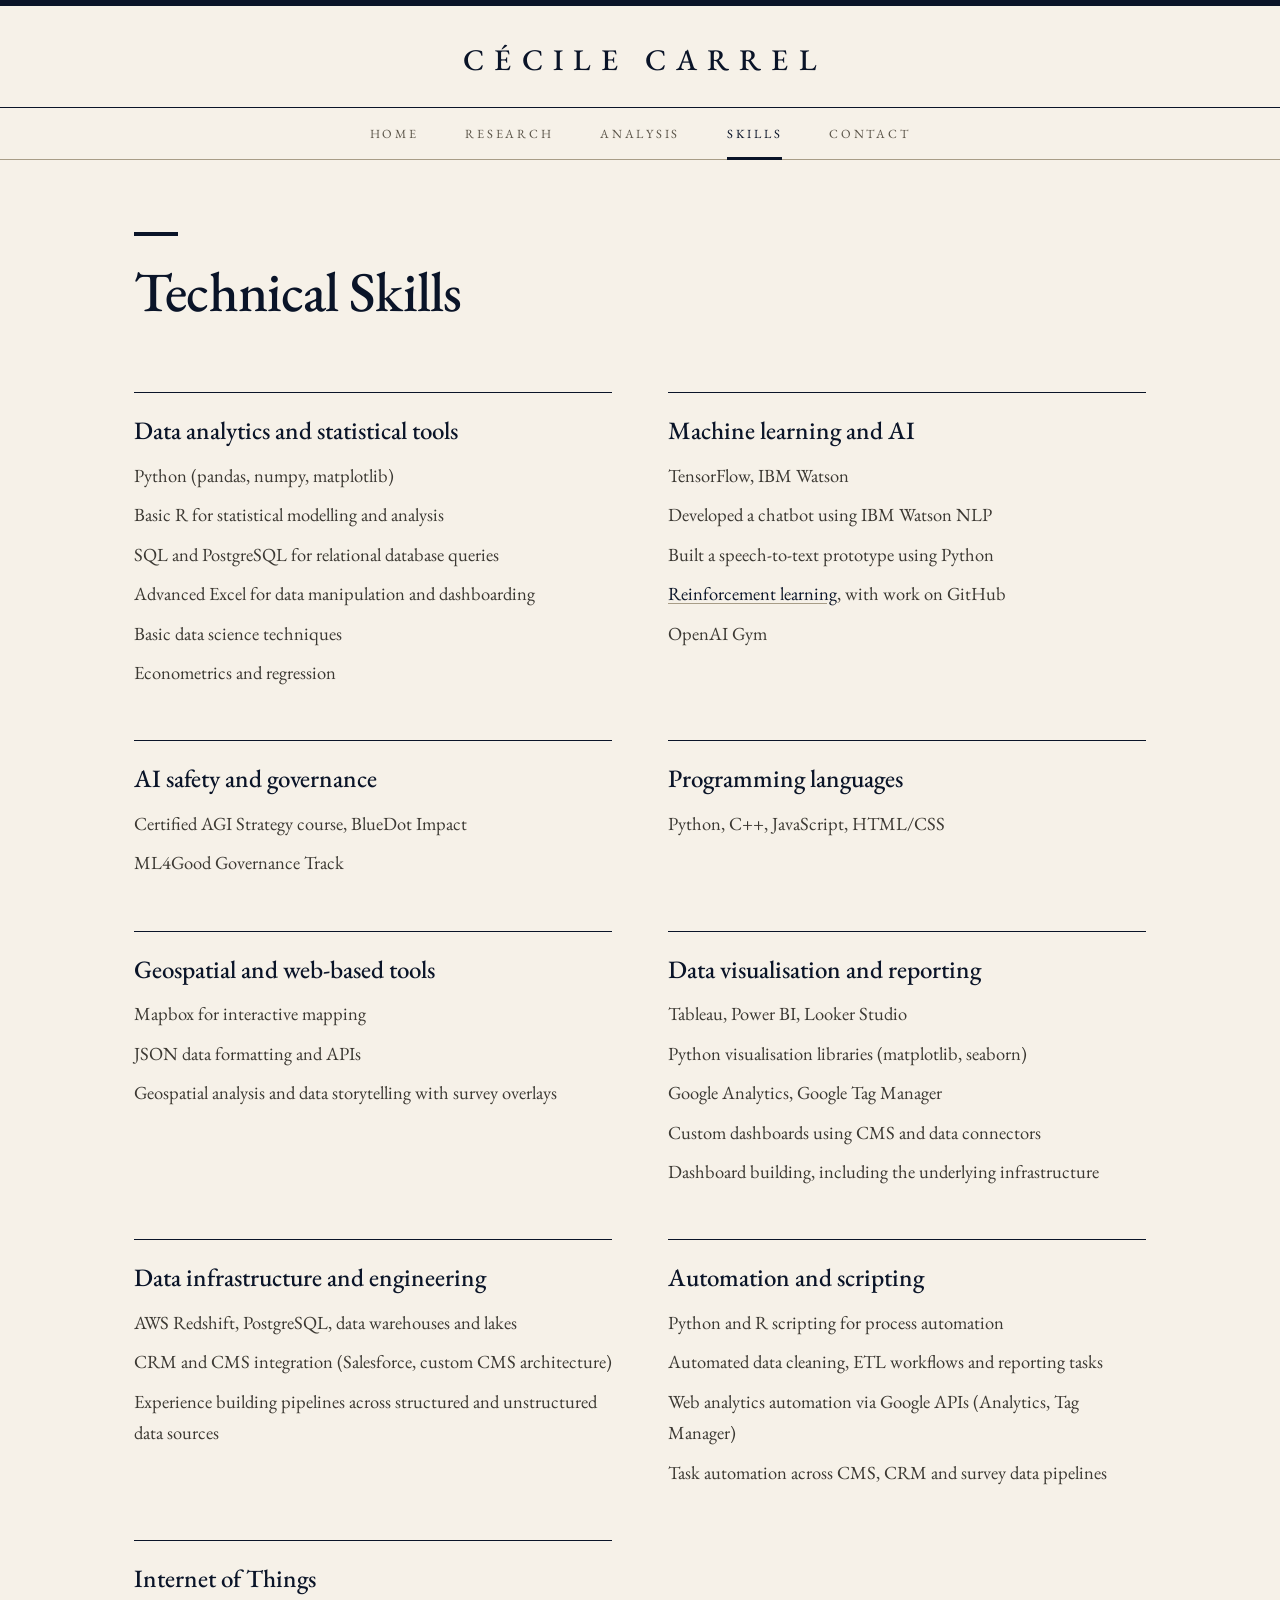
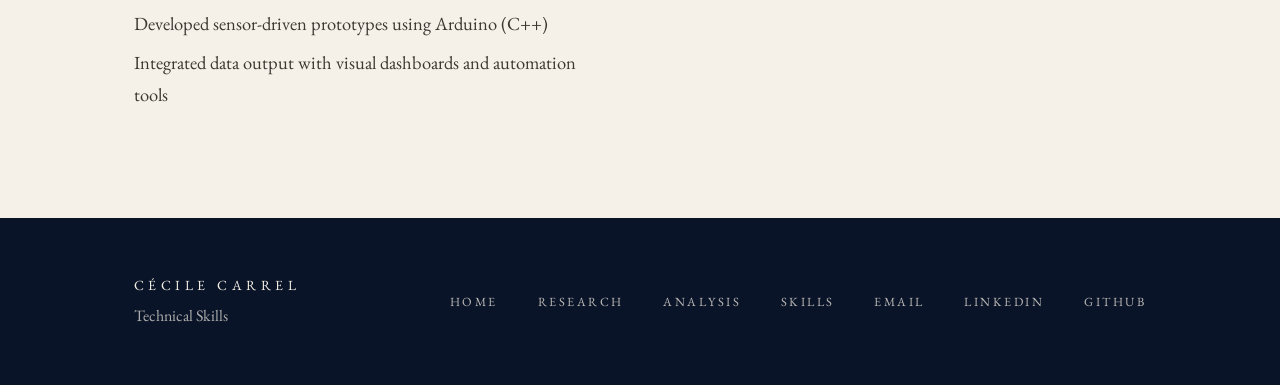
<file: skills.html>
<!DOCTYPE html>
<html lang="en-GB">
<head>
  <meta charset="UTF-8" />
  <meta name="viewport" content="width=device-width, initial-scale=1.0" />
  <title>Technical Skills — Cécile Carrel</title>
  <meta name="description" content="Technical skills of Cécile Carrel: programming, data analytics, machine learning, data infrastructure, automation, geospatial tools and data visualisation." />
  <meta name="theme-color" content="#f6f1e8" />
  <meta property="og:type" content="website" />
  <meta property="og:locale" content="en_GB" />
  <meta property="og:title" content="Technical Skills — Cécile Carrel" />
  <meta property="og:description" content="Technical skills of Cécile Carrel: programming, data analytics, machine learning, data infrastructure, automation, geospatial tools and data visualisation." />
  <meta property="og:url" content="https://carrelcecile.github.io/skills.html" />
  <meta name="twitter:card" content="summary_large_image" />
  <meta property="og:image" content="https://carrelcecile.github.io/og-image.png" />
  <meta name="twitter:image" content="https://carrelcecile.github.io/og-image.png" />
  <link rel="icon" href="data:image/svg+xml,%3Csvg xmlns='http://www.w3.org/2000/svg' viewBox='0 0 64 64'%3E%3Crect width='64' height='64' fill='%230a1428'/%3E%3Ctext x='32' y='44' font-family='Georgia,serif' font-size='38' text-anchor='middle' fill='%23f4f1ea'%3EC%3C/text%3E%3C/svg%3E" />
  <link rel="preconnect" href="https://fonts.googleapis.com" />
  <link rel="preconnect" href="https://fonts.gstatic.com" crossorigin />
  <link href="https://fonts.googleapis.com/css2?family=EB+Garamond:wght@400;500&display=swap" rel="stylesheet" />
  <link rel="stylesheet" href="style.css" />
</head>
<body>

  <a href="#main" class="skip-link">Skip to content</a>
  <header class="masthead">
    <div class="container masthead-title">
      <a href="./" class="masthead-name">Cécile Carrel</a>
    </div>
    <nav class="masthead-nav" aria-label="Primary">
      <div class="container">
        <a href="./">Home</a>
        <a href="selected-research.html">Research</a>
        <a href="geopolitical-analysis.html">Analysis</a>
        <a href="skills.html" aria-current="page">Skills</a>
        <a href="mailto:cecilecrl@gmail.com">Contact</a>
      </div>
    </nav>
  </header>
  <div class="page-hero">
    <div class="container">
      <h1 class="page-title">Technical Skills</h1>
    </div>
  </div>

  <main id="main" class="list-page">
    <div class="container">
      <div class="skills-grid">
      <div class="skill">
        <h2>Data analytics and statistical tools</h2>
        <ul>
          <li>Python (pandas, numpy, matplotlib)</li>
          <li>Basic R for statistical modelling and analysis</li>
          <li>SQL and PostgreSQL for relational database queries</li>
          <li>Advanced Excel for data manipulation and dashboarding</li>
          <li>Basic data science techniques</li>
          <li>Econometrics and regression</li>
        </ul>
      </div>
      <div class="skill">
        <h2>Machine learning and AI</h2>
        <ul>
          <li>TensorFlow, IBM Watson</li>
          <li>Developed a chatbot using IBM Watson NLP</li>
          <li>Built a speech-to-text prototype using Python</li>
          <li><a href="https://github.com/carrelcecile" target="_blank" rel="noopener noreferrer">Reinforcement learning</a>, with work on GitHub</li>
          <li>OpenAI Gym</li>
        </ul>
      </div>
      <div class="skill">
        <h2>AI safety and governance</h2>
        <ul>
          <li>Certified AGI Strategy course, BlueDot Impact</li>
          <li>ML4Good Governance Track</li>
        </ul>
      </div>
      <div class="skill">
        <h2>Programming languages</h2>
        <ul>
          <li>Python, C++, JavaScript, HTML/CSS</li>
        </ul>
      </div>
      <div class="skill">
        <h2>Geospatial and web-based tools</h2>
        <ul>
          <li>Mapbox for interactive mapping</li>
          <li>JSON data formatting and APIs</li>
          <li>Geospatial analysis and data storytelling with survey overlays</li>
        </ul>
      </div>
      <div class="skill">
        <h2>Data visualisation and reporting</h2>
        <ul>
          <li>Tableau, Power BI, Looker Studio</li>
          <li>Python visualisation libraries (matplotlib, seaborn)</li>
          <li>Google Analytics, Google Tag Manager</li>
          <li>Custom dashboards using CMS and data connectors</li>
          <li>Dashboard building, including the underlying infrastructure</li>
        </ul>
      </div>
      <div class="skill">
        <h2>Data infrastructure and engineering</h2>
        <ul>
          <li>AWS Redshift, PostgreSQL, data warehouses and lakes</li>
          <li>CRM and CMS integration (Salesforce, custom CMS architecture)</li>
          <li>Experience building pipelines across structured and unstructured data sources</li>
        </ul>
      </div>
      <div class="skill">
        <h2>Automation and scripting</h2>
        <ul>
          <li>Python and R scripting for process automation</li>
          <li>Automated data cleaning, ETL workflows and reporting tasks</li>
          <li>Web analytics automation via Google APIs (Analytics, Tag Manager)</li>
          <li>Task automation across CMS, CRM and survey data pipelines</li>
        </ul>
      </div>
      <div class="skill">
        <h2>Internet of Things</h2>
        <ul>
          <li>Developed sensor-driven prototypes using Arduino (C++)</li>
          <li>Integrated data output with visual dashboards and automation tools</li>
        </ul>
      </div>
      </div>
    </div>
  </main>

  <footer class="footer">
    <div class="container footer-inner">
      <div>
        <p class="footer-name">Cécile Carrel</p>
        <p class="footer-sub">Technical Skills</p>
      </div>
      <div class="footer-links">
        <a href="./">Home</a>
        <a href="selected-research.html">Research</a>
        <a href="geopolitical-analysis.html">Analysis</a>
        <a href="skills.html">Skills</a>
        <a href="mailto:cecilecrl@gmail.com">Email</a>
        <a href="https://linkedin.com/in/carrelcecile" target="_blank" rel="noopener noreferrer">LinkedIn</a>
        <a href="https://github.com/carrelcecile" target="_blank" rel="noopener noreferrer">GitHub</a>
      </div>
    </div>
  </footer>

  <script src="script.js"></script>
</body>
</html>
</file>
<file: style.css>
/* ===========================================================
   TOKENS
   Cream paper. Navy carries the structure: the bar at the top, the
   tab above each title, headings, links, rules, the footer.
   One typeface: edit --font only.
=========================================================== */
:root {
  --navy-950: #060d1c;
  --navy-900: #0a1428;

  --font: 'EB Garamond', 'Times New Roman', Times, serif;
  --max: 1120px;
  --ease: 0.3s ease;

  --bg:      #f6f1e8;
  --bg-card: #fffdf9;
  --navy:    var(--navy-900);
  --ink:     #1c1b19;
  --ink-2:   #3b3832;
  --ink-3:   #5a5448;
  --line:    #ddd3c0;
  --line-2:  #a89d87;
}

*, *::before, *::after { box-sizing: border-box; margin: 0; padding: 0; }
html { scroll-behavior: smooth; font-size: 18px; }
body {
  font-family: var(--font); font-weight: 400; line-height: 1.7;
  background: var(--bg); color: var(--ink);
  -webkit-font-smoothing: antialiased; text-rendering: optimizeLegibility;
}
a { color: inherit; text-decoration: none; }
::selection { background: var(--navy); color: #fff; }
img { max-width: 100%; display: block; }
button { font-family: inherit; }
em, i, cite, address { font-style: normal; }
[id] { scroll-margin-top: 24px; }
[hidden] { display: none !important; }
.sr-only { position: absolute; width: 1px; height: 1px; overflow: hidden; clip: rect(0 0 0 0); white-space: nowrap; }
.container { max-width: var(--max); margin: 0 auto; padding: 0 3rem; }

/* one link style for every action */
.link, .hero-links a, .hero-links button, .text-links a, .page-index a, .piece-meta a {
  font-family: inherit; font-size: 12.5px; letter-spacing: 0.2em; text-transform: uppercase; color: var(--navy);
  padding: 0 0 6px; background: none; border: none; border-bottom: 1px solid var(--navy);
  cursor: pointer; transition: opacity var(--ease);
}
.link:hover, .hero-links a:hover, .hero-links button:hover, .text-links a:hover, .page-index a:hover, .piece-meta a:hover { opacity: 0.55; }

/* ===========================================================
   MASTHEAD
=========================================================== */
.masthead { border-top: 6px solid var(--navy); background: var(--bg); }
.masthead-title { text-align: center; padding: 28px 0 22px; }
.masthead-name {
  display: inline-block; color: var(--navy);
  font-size: clamp(22px, 2.8vw, 30px); letter-spacing: 0.34em; text-transform: uppercase; font-weight: 500;
  padding-left: 0.34em;
}
.masthead-nav { border-top: 1px solid var(--navy); border-bottom: 1px solid var(--line-2); }
.masthead-nav .container { display: flex; justify-content: center; flex-wrap: wrap; column-gap: 2.6rem; }
.masthead-nav a {
  font-size: 12.5px; letter-spacing: 0.22em; text-transform: uppercase; color: var(--ink-3);
  padding: 15px 0 13px; border-bottom: 3px solid transparent; margin-bottom: -1px;
  transition: color var(--ease), border-color var(--ease);
}
.masthead-nav a:hover { color: var(--navy); }
.masthead-nav a[aria-current="page"] { color: var(--navy); border-bottom-color: var(--navy); }

/* ===========================================================
   SHARED TYPE
=========================================================== */
.section-title { font-weight: 500; line-height: 1.12; letter-spacing: -0.005em; color: var(--navy); font-size: clamp(28px, 3vw, 36px); }
.section-title::before {
  content: ''; display: block; width: 44px; height: 4px; background: var(--navy); margin-bottom: 24px;
}
.section-intro { font-size: 21px; line-height: 1.65; color: var(--ink-2); max-width: 600px; margin-bottom: 40px; }

.btn {
  display: inline-flex; align-items: center; gap: 10px; padding: 15px 34px;
  font-size: 12.5px; letter-spacing: 0.22em; text-transform: uppercase;
  border: 1px solid var(--navy); transition: all var(--ease); background: var(--navy); color: #fff;
}
.btn:hover { background: transparent; color: var(--navy); }

/* ===========================================================
   HOME: HERO
=========================================================== */
.home-hero { padding: 72px 0 0; }
.home-hero-grid { display: grid; grid-template-columns: minmax(0, 1fr) 340px; gap: 88px; align-items: start; }
.hero-bio::before {
  content: ''; display: block; width: 44px; height: 4px; background: var(--navy); margin-bottom: 28px;
}
.hero-bio { max-width: 34em; font-size: 19px; line-height: 1.8; color: var(--ink); }
.hero-bio p + p { margin-top: 1em; }
.hero-bio .lead { font-size: 26px; line-height: 1.4; color: var(--navy); font-weight: 500; letter-spacing: -0.005em; margin-bottom: 1em; }
.hero-links { display: flex; flex-wrap: wrap; gap: 14px 28px; margin-top: 40px; }

.portrait { position: sticky; top: 24px; }
.portrait-crop { aspect-ratio: 1 / 0.94; overflow: hidden; border-bottom: 1px solid var(--navy); }
.portrait-crop img { width: 100%; height: 100%; object-fit: cover; object-position: 50% 0; }

/* credentials as a ledger */
.ledger { margin-top: 80px; border-top: 1px solid var(--navy); }
.ledger-row {
  display: grid; grid-template-columns: 200px minmax(0, 1fr); gap: 40px; align-items: baseline;
  padding: 20px 0; border-bottom: 1px solid var(--line);
}
.ledger-label { font-size: 12.5px; letter-spacing: 0.2em; text-transform: uppercase; color: var(--ink-3); }
.ledger-list { font-size: 19.5px; line-height: 1.6; color: var(--ink); }
.ledger-list span + span::before { content: '·'; color: var(--navy); margin: 0 0.7em; }

/* ===========================================================
   HOME: SECTIONS (title left, content right)
=========================================================== */
.section { padding: 80px 0; border-top: 1px solid var(--line-2); }
.home-hero { padding-bottom: 80px; }
.split { display: grid; grid-template-columns: 200px minmax(0, 1fr); gap: 64px; align-items: start; }

.topic-grid { display: grid; grid-template-columns: repeat(2, 1fr); column-gap: 56px; row-gap: 40px; counter-reset: topic; }
.topic { counter-increment: topic; padding-top: 22px; border-top: 1px solid var(--navy); }
.topic::before { content: counter(topic, decimal-leading-zero); display: block; font-size: 16px; color: var(--navy); margin-bottom: 12px; }
.topic h3 { font-weight: 500; font-size: 25px; line-height: 1.22; margin-bottom: 10px; color: var(--navy); }
.topic p { font-size: 19px; line-height: 1.7; color: var(--ink-2); }

.embed { margin-top: 8px; border: 1px solid var(--navy); background: var(--bg-card); }
.embed iframe { display: block; width: 100%; height: 700px; border: 0; }
.embed figcaption {
  display: flex; justify-content: space-between; gap: 16px; flex-wrap: wrap; align-items: baseline;
  padding: 13px 18px; border-top: 1px solid var(--navy);
  font-size: 12.5px; letter-spacing: 0.2em; text-transform: uppercase; color: var(--ink-3);
}
.embed figcaption a { color: var(--navy); border-bottom: 1px solid var(--navy); padding-bottom: 2px; }
.embed figcaption a:hover { opacity: 0.55; }

.contact-body .section-intro { margin-bottom: 30px; }

/* ===========================================================
   LIST PAGES (Research, Analysis, Skills)
=========================================================== */
.page-hero { padding: 72px 0 8px; }
.page-title { font-weight: 500; line-height: 1; letter-spacing: -0.014em; font-size: clamp(38px, 5vw, 56px); color: var(--navy); }
.page-title::before { content: ''; display: block; width: 44px; height: 4px; background: var(--navy); margin-bottom: 28px; }

.list-page { padding: 24px 0 100px; }
.list-page section {
  display: grid; grid-template-columns: 240px minmax(0, 1fr); gap: 64px;
  padding: 36px 0 40px; border-top: 1px solid var(--navy);
}
.list-page section + section { border-top-color: var(--line-2); }
.list-page .container > section:first-child { margin-top: 40px; }
.list-page h2 { font-weight: 500; font-size: 25px; line-height: 1.22; color: var(--navy); }
.list-page p { font-size: 19px; line-height: 1.75; color: var(--ink-2); margin-bottom: 24px; max-width: 760px; }
.list-page ul { list-style: none; padding: 0; max-width: 780px; }
.list-page li { font-size: 19px; line-height: 1.7; color: var(--ink-2); padding: 0 0 16px 0; margin-bottom: 16px; border-bottom: 1px solid var(--line); }
.list-page li:last-child { border-bottom: none; margin-bottom: 0; padding-bottom: 0; }
.list-page li strong { color: var(--navy); font-weight: 500; }
.list-page .meta { color: var(--ink-3); }
.list-page .desc { display: block; margin-top: 4px; }
.list-page a { color: var(--navy); text-decoration: underline; text-underline-offset: 3px; text-decoration-color: var(--line-2); }
.list-page a:hover { text-decoration-color: var(--navy); }
.list-page .link, .list-page .page-index a, .list-page .piece-meta a { text-decoration: none; }
.list-page .block { min-width: 0; }
.list-page .page-intro { max-width: 720px; margin-top: 36px; margin-bottom: 28px; font-size: 21px; line-height: 1.7; color: var(--ink-2); }

.page-index { display: flex; flex-wrap: wrap; gap: 12px 28px; padding: 0 0 30px; }

/* Analysis pieces */
.piece { padding-bottom: 34px; margin-bottom: 34px; border-bottom: 1px solid var(--line); }
.piece:last-child { border-bottom: none; margin-bottom: 0; padding-bottom: 0; }
.piece h3 { font-weight: 500; font-size: 25px; line-height: 1.22; color: var(--navy); margin-bottom: 8px; }
.piece-meta { font-size: 12.5px !important; letter-spacing: 0.18em; text-transform: uppercase; color: var(--ink-3) !important; margin-bottom: 18px !important; }
.list-page .piece-meta a { padding-bottom: 1px; }
.piece p { max-width: 700px; }
.piece p strong { color: var(--navy); font-weight: 500; }
.piece details { margin-top: -6px; }
.piece summary {
  display: inline-block; cursor: pointer; list-style: none; margin-bottom: 18px;
  font-size: 12.5px; letter-spacing: 0.2em; text-transform: uppercase; color: var(--navy);
  padding-bottom: 6px; border-bottom: 1px solid var(--navy);
}
.piece summary::-webkit-details-marker { display: none; }
.piece summary::after { content: ' +'; }
.piece details[open] summary::after { content: ' −'; }
.piece details[open] summary { margin-bottom: 22px; }

.map-grid { display: grid; grid-template-columns: 1.45fr 1fr; gap: 18px; align-items: start; margin-top: 8px; max-width: 780px; }
.map-grid img { width: 100%; height: auto; border: 1px solid var(--navy); }

/* Skills grid */
.skills-grid { display: grid; grid-template-columns: repeat(2, 1fr); column-gap: 56px; row-gap: 44px; margin-top: 40px; }
.skill { padding-top: 22px; border-top: 1px solid var(--navy); }
.skill h2 { margin-bottom: 14px; }
.list-page .skill ul li { border: none; padding: 0; margin-bottom: 8px; font-size: 18.5px; }

/* ===========================================================
   FOOTER
=========================================================== */
.footer { background: var(--navy); color: #f4efe4; padding: 56px 0; }
.footer-inner { display: flex; align-items: center; justify-content: space-between; gap: 28px; }
.footer-name { font-size: 14px; letter-spacing: 0.32em; text-transform: uppercase; margin-bottom: 4px; }
.footer-sub { font-size: 16px; color: rgba(244,239,228,0.7); }
.footer-links { display: flex; flex-wrap: wrap; gap: 1.2rem 2.2rem; }
.footer-links a {
  font-size: 12.5px; letter-spacing: 0.2em; text-transform: uppercase;
  color: rgba(244,239,228,0.75); transition: color var(--ease);
}
.footer-links a:hover { color: #fff; }

/* ===========================================================
   ACCESSIBILITY, MOTION, PRINT
=========================================================== */
.skip-link {
  position: absolute; left: 1rem; top: -56px; z-index: 400; padding: 10px 16px;
  background: var(--navy); color: #fff; font-size: 12.5px; letter-spacing: 0.16em; text-transform: uppercase;
  transition: top var(--ease);
}
.skip-link:focus { top: 10px; }
a:focus-visible, button:focus-visible, summary:focus-visible { outline: 2px solid currentColor; outline-offset: 4px; }

.reveal { opacity: 0; transform: translateY(12px); transition: opacity 0.9s ease, transform 0.9s ease; }
.reveal.in { opacity: 1; transform: none; }

@media (prefers-reduced-motion: reduce) {
  html { scroll-behavior: auto; }
  .reveal { opacity: 1; transform: none; transition: none; }
}

@media print {
  .masthead-nav, .skip-link, .hero-links, .footer-links { display: none; }
  body, .home-hero, .page-hero, .section, .footer, .masthead { background: #fff !important; color: #000 !important; }
  * { color: #111 !important; border-color: #bbb !important; }
  .piece details > * { display: block; }
}

/* ===========================================================
   RESPONSIVE
=========================================================== */
@media (max-width: 960px) {
  html { font-size: 17px; }
  .container { padding: 0 1.5rem; }
  .masthead-title { padding: 24px 0 18px; }
  .masthead-nav .container { column-gap: 1.6rem; }
  .home-hero { padding-top: 48px; padding-bottom: 64px; }
  .home-hero-grid { grid-template-columns: 1fr; gap: 48px; }
  .portrait { position: static; max-width: 320px; }
  .ledger { margin-top: 56px; }
  .ledger-row { grid-template-columns: 1fr; gap: 6px; }
  .section { padding: 64px 0; }
  .split { grid-template-columns: 1fr; gap: 36px; }
  .topic-grid { grid-template-columns: 1fr; }
  .skills-grid { grid-template-columns: 1fr; }
  .page-hero { padding-top: 48px; }
  .list-page section { grid-template-columns: 1fr; gap: 18px; }
  .map-grid { grid-template-columns: 1fr; }
  .embed iframe { height: 560px; }
  .footer { padding: 44px 0; }
  .footer-inner { flex-direction: column; align-items: flex-start; }
}

@media (max-width: 600px) {
  .masthead-name { letter-spacing: 0.26em; padding-left: 0.26em; }
  .masthead-nav .container { column-gap: 0.95rem; padding: 0 0.6rem; }
  .masthead-nav a { font-size: 12px; letter-spacing: 0.06em; }
  .hero-bio .lead { font-size: 23px; }
}
</file>
